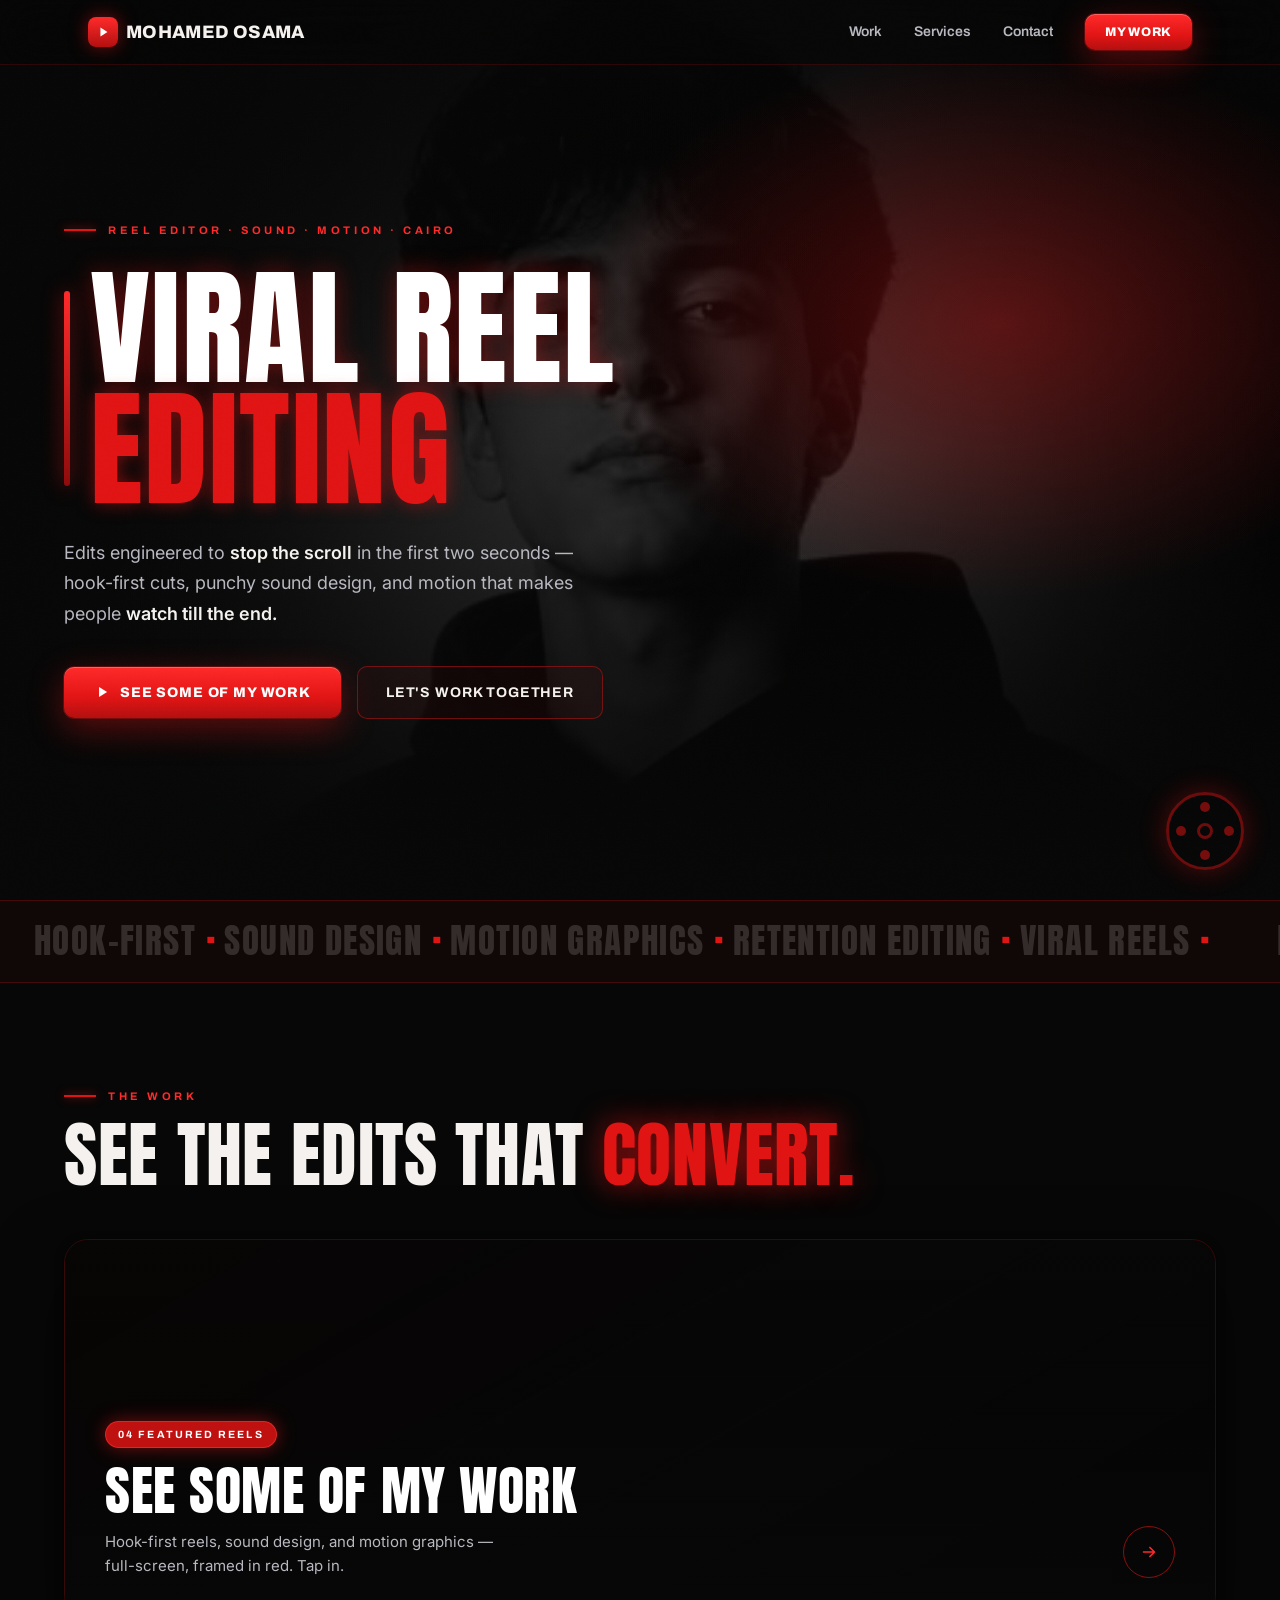
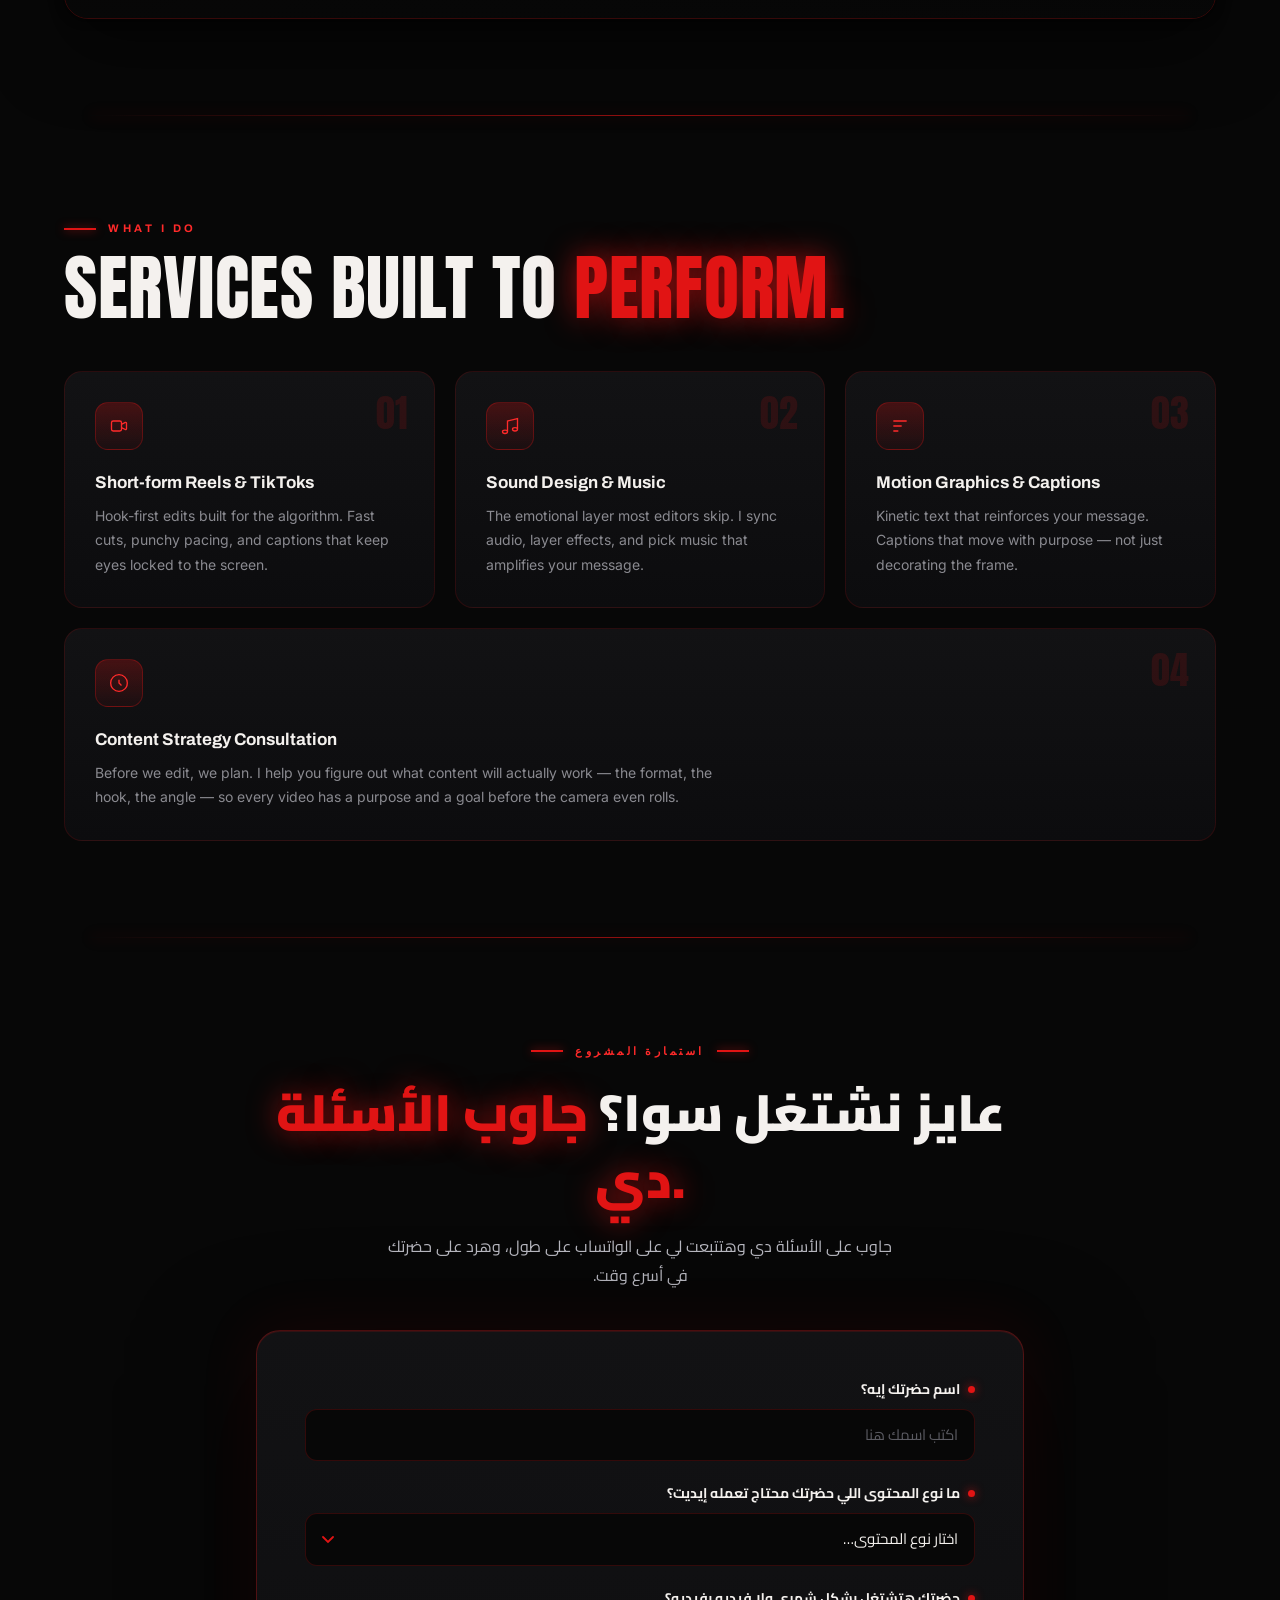
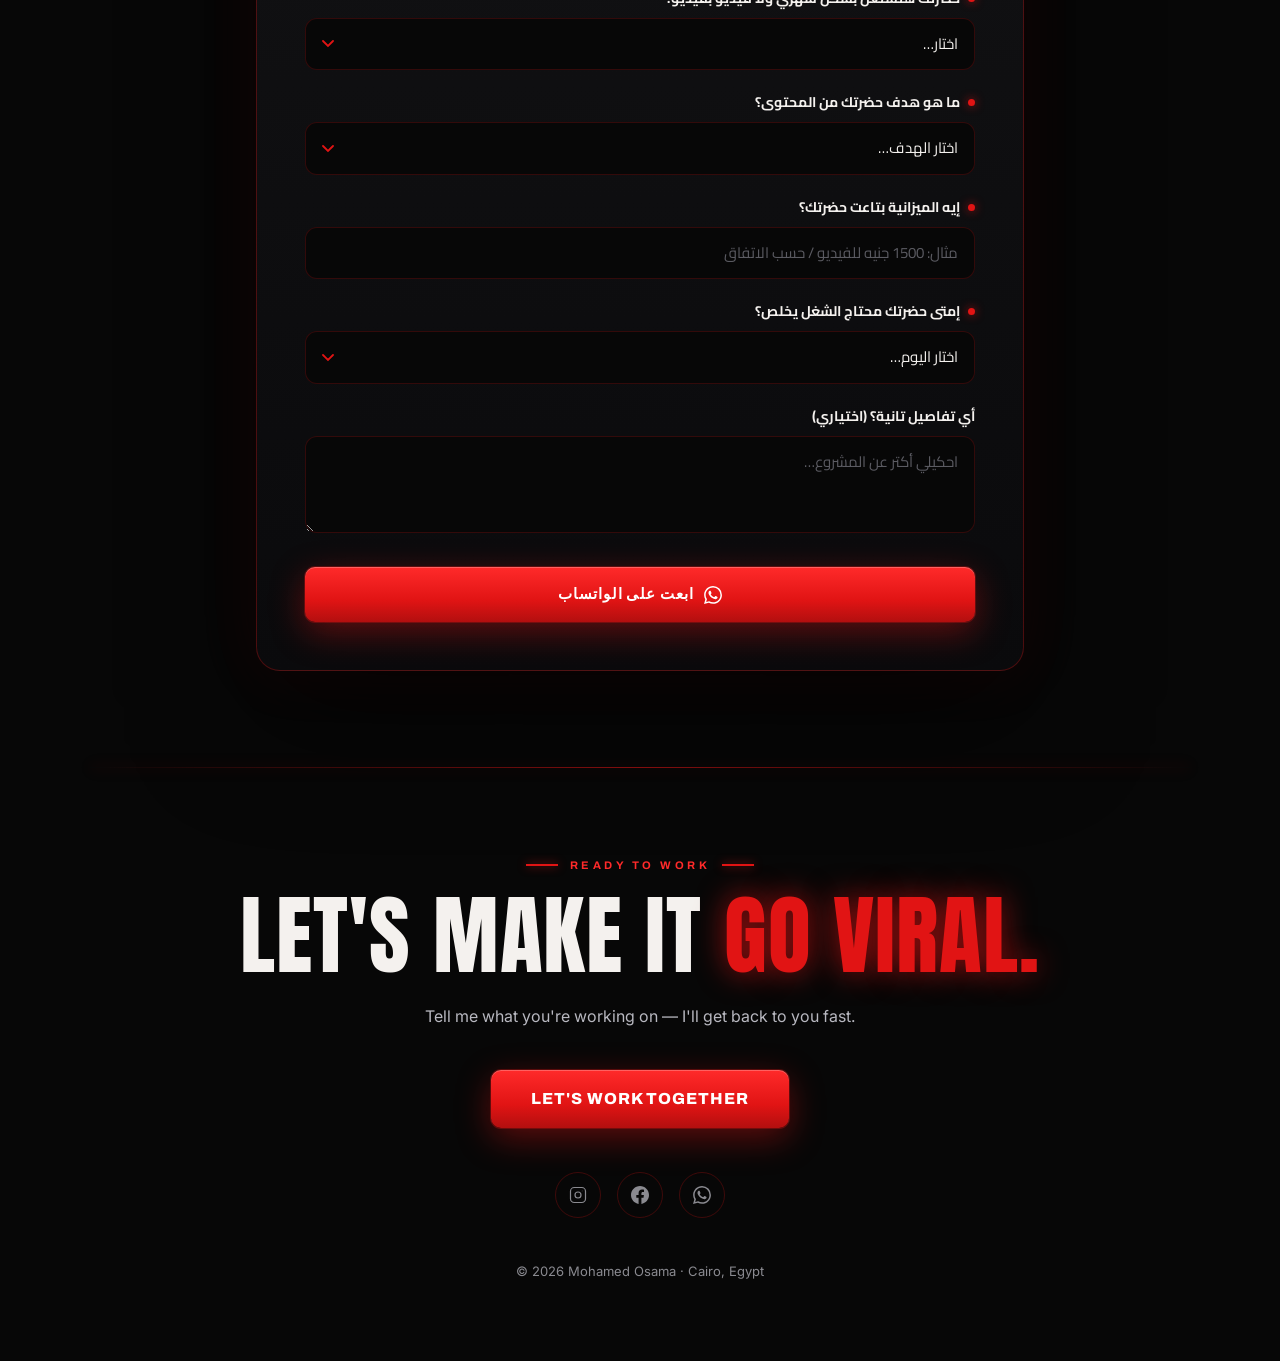
<file: index.html>
<!DOCTYPE html>
<html lang="en" class="scroll-smooth">
<head>
  <meta charset="UTF-8" />
  <meta name="viewport" content="width=device-width, initial-scale=1.0" />
  <title>Mohamed Osama — Viral Reel Editing</title>
  <meta name="description" content="Mohamed Osama — viral reel editor in Cairo. Hook-first reels, sound design, and motion graphics built to stop the scroll and convert." />
  <!-- Self-hosted Tailwind (same origin) — no render-blocking external CDN that hung on mobile -->
  <style id="tw">*,:after,:before{--tw-border-spacing-x:0;--tw-border-spacing-y:0;--tw-translate-x:0;--tw-translate-y:0;--tw-rotate:0;--tw-skew-x:0;--tw-skew-y:0;--tw-scale-x:1;--tw-scale-y:1;--tw-pan-x: ;--tw-pan-y: ;--tw-pinch-zoom: ;--tw-scroll-snap-strictness:proximity;--tw-gradient-from-position: ;--tw-gradient-via-position: ;--tw-gradient-to-position: ;--tw-ordinal: ;--tw-slashed-zero: ;--tw-numeric-figure: ;--tw-numeric-spacing: ;--tw-numeric-fraction: ;--tw-ring-inset: ;--tw-ring-offset-width:0px;--tw-ring-offset-color:#fff;--tw-ring-color:rgba(59,130,246,.5);--tw-ring-offset-shadow:0 0 #0000;--tw-ring-shadow:0 0 #0000;--tw-shadow:0 0 #0000;--tw-shadow-colored:0 0 #0000;--tw-blur: ;--tw-brightness: ;--tw-contrast: ;--tw-grayscale: ;--tw-hue-rotate: ;--tw-invert: ;--tw-saturate: ;--tw-sepia: ;--tw-drop-shadow: ;--tw-backdrop-blur: ;--tw-backdrop-brightness: ;--tw-backdrop-contrast: ;--tw-backdrop-grayscale: ;--tw-backdrop-hue-rotate: ;--tw-backdrop-invert: ;--tw-backdrop-opacity: ;--tw-backdrop-saturate: ;--tw-backdrop-sepia: ;--tw-contain-size: ;--tw-contain-layout: ;--tw-contain-paint: ;--tw-contain-style: }::backdrop{--tw-border-spacing-x:0;--tw-border-spacing-y:0;--tw-translate-x:0;--tw-translate-y:0;--tw-rotate:0;--tw-skew-x:0;--tw-skew-y:0;--tw-scale-x:1;--tw-scale-y:1;--tw-pan-x: ;--tw-pan-y: ;--tw-pinch-zoom: ;--tw-scroll-snap-strictness:proximity;--tw-gradient-from-position: ;--tw-gradient-via-position: ;--tw-gradient-to-position: ;--tw-ordinal: ;--tw-slashed-zero: ;--tw-numeric-figure: ;--tw-numeric-spacing: ;--tw-numeric-fraction: ;--tw-ring-inset: ;--tw-ring-offset-width:0px;--tw-ring-offset-color:#fff;--tw-ring-color:rgba(59,130,246,.5);--tw-ring-offset-shadow:0 0 #0000;--tw-ring-shadow:0 0 #0000;--tw-shadow:0 0 #0000;--tw-shadow-colored:0 0 #0000;--tw-blur: ;--tw-brightness: ;--tw-contrast: ;--tw-grayscale: ;--tw-hue-rotate: ;--tw-invert: ;--tw-saturate: ;--tw-sepia: ;--tw-drop-shadow: ;--tw-backdrop-blur: ;--tw-backdrop-brightness: ;--tw-backdrop-contrast: ;--tw-backdrop-grayscale: ;--tw-backdrop-hue-rotate: ;--tw-backdrop-invert: ;--tw-backdrop-opacity: ;--tw-backdrop-saturate: ;--tw-backdrop-sepia: ;--tw-contain-size: ;--tw-contain-layout: ;--tw-contain-paint: ;--tw-contain-style: }/*! tailwindcss v3.4.17 | MIT License | https://tailwindcss.com*/*,:after,:before{box-sizing:border-box;border:0 solid #e5e7eb}:after,:before{--tw-content:""}:host,html{line-height:1.5;-webkit-text-size-adjust:100%;-moz-tab-size:4;-o-tab-size:4;tab-size:4;font-family:ui-sans-serif,system-ui,sans-serif,Apple Color Emoji,Segoe UI Emoji,Segoe UI Symbol,Noto Color Emoji;font-feature-settings:normal;font-variation-settings:normal;-webkit-tap-highlight-color:transparent}body{margin:0;line-height:inherit}hr{height:0;color:inherit;border-top-width:1px}abbr:where([title]){-webkit-text-decoration:underline dotted;text-decoration:underline dotted}h1,h2,h3,h4,h5,h6{font-size:inherit;font-weight:inherit}a{color:inherit;text-decoration:inherit}b,strong{font-weight:bolder}code,kbd,pre,samp{font-family:ui-monospace,SFMono-Regular,Menlo,Monaco,Consolas,Liberation Mono,Courier New,monospace;font-feature-settings:normal;font-variation-settings:normal;font-size:1em}small{font-size:80%}sub,sup{font-size:75%;line-height:0;position:relative;vertical-align:baseline}sub{bottom:-.25em}sup{top:-.5em}table{text-indent:0;border-color:inherit;border-collapse:collapse}button,input,optgroup,select,textarea{font-family:inherit;font-feature-settings:inherit;font-variation-settings:inherit;font-size:100%;font-weight:inherit;line-height:inherit;letter-spacing:inherit;color:inherit;margin:0;padding:0}button,select{text-transform:none}button,input:where([type=button]),input:where([type=reset]),input:where([type=submit]){-webkit-appearance:button;background-color:transparent;background-image:none}:-moz-focusring{outline:auto}:-moz-ui-invalid{box-shadow:none}progress{vertical-align:baseline}::-webkit-inner-spin-button,::-webkit-outer-spin-button{height:auto}[type=search]{-webkit-appearance:textfield;outline-offset:-2px}::-webkit-search-decoration{-webkit-appearance:none}::-webkit-file-upload-button{-webkit-appearance:button;font:inherit}summary{display:list-item}blockquote,dd,dl,figure,h1,h2,h3,h4,h5,h6,hr,p,pre{margin:0}fieldset{margin:0}fieldset,legend{padding:0}menu,ol,ul{list-style:none;margin:0;padding:0}dialog{padding:0}textarea{resize:vertical}input::-moz-placeholder,textarea::-moz-placeholder{opacity:1;color:#9ca3af}input::placeholder,textarea::placeholder{opacity:1;color:#9ca3af}[role=button],button{cursor:pointer}:disabled{cursor:default}audio,canvas,embed,iframe,img,object,svg,video{display:block;vertical-align:middle}img,video{max-width:100%;height:auto}[hidden]:where(:not([hidden=until-found])){display:none}.visible{visibility:visible}.static{position:static}.fixed{position:fixed}.relative{position:relative}.left-0{left:0}.right-0{right:0}.top-0{top:0}.z-50{z-index:50}.mx-auto{margin-left:auto;margin-right:auto}.mb-10{margin-bottom:2.5rem}.mb-12{margin-bottom:3rem}.mb-2{margin-bottom:.5rem}.mb-4{margin-bottom:1rem}.mb-5{margin-bottom:1.25rem}.mb-6{margin-bottom:1.5rem}.mb-7{margin-bottom:1.75rem}.mb-9{margin-bottom:2.25rem}.mt-3{margin-top:.75rem}.mt-5{margin-top:1.25rem}.block{display:block}.flex{display:flex}.grid{display:grid}.hidden{display:none}.h-16{height:4rem}.w-full{width:100%}.max-w-2xl{max-width:42rem}.max-w-3xl{max-width:48rem}.max-w-6xl{max-width:72rem}.max-w-md{max-width:28rem}.transform{transform:translate(var(--tw-translate-x),var(--tw-translate-y)) rotate(var(--tw-rotate)) skewX(var(--tw-skew-x)) skewY(var(--tw-skew-y)) scaleX(var(--tw-scale-x)) scaleY(var(--tw-scale-y))}.grid-cols-1{grid-template-columns:repeat(1,minmax(0,1fr))}.flex-col{flex-direction:column}.flex-wrap{flex-wrap:wrap}.items-end{align-items:flex-end}.items-center{align-items:center}.justify-between{justify-content:space-between}.gap-2{gap:.5rem}.gap-4{gap:1rem}.gap-5{gap:1.25rem}.gap-6{gap:1.5rem}.gap-8{gap:2rem}.self-start{align-self:flex-start}.scroll-smooth{scroll-behavior:smooth}.rounded{border-radius:.25rem}.border{border-width:1px}.border-t{border-top-width:1px}.p-1{padding:.25rem}.px-6{padding-left:1.5rem;padding-right:1.5rem}.py-10{padding-top:2.5rem;padding-bottom:2.5rem}.py-20{padding-top:5rem;padding-bottom:5rem}.py-24{padding-top:6rem;padding-bottom:6rem}.py-5{padding-top:1.25rem;padding-bottom:1.25rem}.pb-12{padding-bottom:3rem}.pb-16{padding-bottom:4rem}.pb-24{padding-bottom:6rem}.pt-24{padding-top:6rem}.pt-32{padding-top:8rem}.text-center{text-align:center}.font-ar{font-family:Cairo,sans-serif}.font-display{font-family:Anton,sans-serif}.font-head{font-family:Archivo,sans-serif}.text-lg{font-size:1.125rem;line-height:1.75rem}.text-sm{font-size:.875rem;line-height:1.25rem}.font-bold{font-weight:700}.font-extrabold{font-weight:800}.font-semibold{font-weight:600}.text-ash{--tw-text-opacity:1;color:rgb(138 138 144/var(--tw-text-opacity,1))}.text-bone{--tw-text-opacity:1;color:rgb(244 241 238/var(--tw-text-opacity,1))}.text-smoke{--tw-text-opacity:1;color:rgb(184 184 192/var(--tw-text-opacity,1))}.blur{--tw-blur:blur(8px)}.blur,.grayscale{filter:var(--tw-blur) var(--tw-brightness) var(--tw-contrast) var(--tw-grayscale) var(--tw-hue-rotate) var(--tw-invert) var(--tw-saturate) var(--tw-sepia) var(--tw-drop-shadow)}.grayscale{--tw-grayscale:grayscale(100%)}.filter{filter:var(--tw-blur) var(--tw-brightness) var(--tw-contrast) var(--tw-grayscale) var(--tw-hue-rotate) var(--tw-invert) var(--tw-saturate) var(--tw-sepia) var(--tw-drop-shadow)}.backdrop-filter{-webkit-backdrop-filter:var(--tw-backdrop-blur) var(--tw-backdrop-brightness) var(--tw-backdrop-contrast) var(--tw-backdrop-grayscale) var(--tw-backdrop-hue-rotate) var(--tw-backdrop-invert) var(--tw-backdrop-opacity) var(--tw-backdrop-saturate) var(--tw-backdrop-sepia);backdrop-filter:var(--tw-backdrop-blur) var(--tw-backdrop-brightness) var(--tw-backdrop-contrast) var(--tw-backdrop-grayscale) var(--tw-backdrop-hue-rotate) var(--tw-backdrop-invert) var(--tw-backdrop-opacity) var(--tw-backdrop-saturate) var(--tw-backdrop-sepia)}.transition{transition-property:color,background-color,border-color,text-decoration-color,fill,stroke,opacity,box-shadow,transform,filter,-webkit-backdrop-filter;transition-property:color,background-color,border-color,text-decoration-color,fill,stroke,opacity,box-shadow,transform,filter,backdrop-filter;transition-property:color,background-color,border-color,text-decoration-color,fill,stroke,opacity,box-shadow,transform,filter,backdrop-filter,-webkit-backdrop-filter;transition-timing-function:cubic-bezier(.4,0,.2,1);transition-duration:.15s}.hover\:text-bone:hover{--tw-text-opacity:1;color:rgb(244 241 238/var(--tw-text-opacity,1))}.hover\:text-red:hover{--tw-text-opacity:1;color:rgb(225 20 20/var(--tw-text-opacity,1))}.focus-visible\:outline-none:focus-visible{outline:2px solid transparent;outline-offset:2px}.focus-visible\:ring-2:focus-visible{--tw-ring-offset-shadow:var(--tw-ring-inset) 0 0 0 var(--tw-ring-offset-width) var(--tw-ring-offset-color);--tw-ring-shadow:var(--tw-ring-inset) 0 0 0 calc(2px + var(--tw-ring-offset-width)) var(--tw-ring-color);box-shadow:var(--tw-ring-offset-shadow),var(--tw-ring-shadow),var(--tw-shadow,0 0 #0000)}.focus-visible\:ring-red:focus-visible{--tw-ring-opacity:1;--tw-ring-color:rgb(225 20 20/var(--tw-ring-opacity,1))}@media (min-width:640px){.sm\:grid-cols-2{grid-template-columns:repeat(2,minmax(0,1fr))}}@media (min-width:768px){.md\:col-span-3{grid-column:span 3/span 3}.md\:block{display:block}.md\:flex{display:flex}.md\:hidden{display:none}.md\:grid-cols-3{grid-template-columns:repeat(3,minmax(0,1fr))}}</style>
  <link rel="preconnect" href="https://fonts.googleapis.com" />
  <link rel="preconnect" href="https://fonts.gstatic.com" crossorigin />
  <!-- Fonts load non-blocking; system fonts show instantly if Google is slow/blocked -->
  <link rel="stylesheet" href="https://fonts.googleapis.com/css2?family=Anton&family=Archivo:wght@400;500;600;700;800;900&family=Inter:wght@300;400;500;600;700&family=Cairo:wght@400;600;700;800;900&display=swap" media="print" onload="this.media='all'" />
  <noscript><link rel="stylesheet" href="https://fonts.googleapis.com/css2?family=Anton&family=Archivo:wght@400;500;600;700;800;900&family=Inter:wght@300;400;500;600;700&family=Cairo:wght@400;600;700;800;900&display=swap" /></noscript>

  <style>
    :root { --spring: cubic-bezier(0.34,1.56,0.64,1); --ease: cubic-bezier(0.22,1,0.36,1); }
    @property --ang { syntax:'<angle>'; initial-value:0deg; inherits:false; }
    *, *::before, *::after { box-sizing: border-box; margin: 0; padding: 0; }
    html { font-size: 16px; }
    body {
      background:
        radial-gradient(ellipse 900px 620px at 82% -8%, rgba(225,20,20,0.18) 0%, transparent 58%),
        radial-gradient(ellipse 700px 560px at -5% 12%, rgba(225,20,20,0.10) 0%, transparent 56%),
        #070707;
      color: #F4F1EE; font-family:'Inter',sans-serif; overflow-x: hidden;
    }
    ::selection { background: rgba(225,20,20,0.5); color: #fff; }

    /* film grain */
    body::after {
      content:''; position: fixed; inset:0; z-index: 9999; pointer-events:none; mix-blend-mode: overlay; opacity:.5;
      background-image: url("data:image/svg+xml,%3Csvg xmlns='http://www.w3.org/2000/svg' width='300' height='300'%3E%3Cfilter id='n'%3E%3CfeTurbulence type='fractalNoise' baseFrequency='0.82' numOctaves='4' stitchTiles='stitch'/%3E%3C/filter%3E%3Crect width='300' height='300' filter='url(%23n)' opacity='0.045'/%3E%3C/svg%3E");
    }
    ::-webkit-scrollbar { width: 5px; }
    ::-webkit-scrollbar-track { background: #070707; }
    ::-webkit-scrollbar-thumb { background: #8E0B0B; border-radius: 3px; }
    ::-webkit-scrollbar-thumb:hover { background: #E11414; }

    .font-display { font-family:'Anton',sans-serif; letter-spacing:0.01em; }
    .font-head { font-family:'Archivo',sans-serif; }

    /* nav */
    .nav-glass {
      backdrop-filter: blur(20px) saturate(150%); -webkit-backdrop-filter: blur(20px) saturate(150%);
      background: rgba(7,7,7,0.55); border-bottom: 1px solid rgba(225,20,20,0.18);
    }

    /* eyebrow tag */
    .tag { display:inline-flex; align-items:center; gap:12px; font-size:11px; letter-spacing:0.32em; text-transform:uppercase; color:#FF2A2A; font-weight:700; font-family:'Archivo',sans-serif; }
    .tag::before { content:''; width:32px; height:2px; background:#E11414; box-shadow:0 0 10px rgba(225,20,20,0.8); }
    .tag.center::after { content:''; width:32px; height:2px; background:#E11414; box-shadow:0 0 10px rgba(225,20,20,0.8); }

    .red-glow-text { color:#fff; text-shadow: 0 0 22px rgba(225,20,20,0.55), 0 0 60px rgba(225,20,20,0.3); }
    .red-fill { color:#E11414; text-shadow: 0 0 30px rgba(225,20,20,0.7); }

    /* Buttons */
    .btn-red { display:inline-flex; align-items:center; gap:10px; padding:15px 30px; border-radius:10px;
      background: linear-gradient(180deg,#FF2A2A 0%,#E11414 60%,#B30F0F 100%); color:#fff; font-weight:800; font-size:14px;
      font-family:'Archivo',sans-serif; text-transform:uppercase; letter-spacing:0.06em;
      box-shadow: 0 1px 0 rgba(255,255,255,0.25) inset, 0 10px 34px rgba(225,20,20,0.4), 0 0 0 1px rgba(225,20,20,0.3);
      transition: transform .25s var(--spring), box-shadow .25s var(--ease); }
    .btn-red:hover { transform: translateY(-2px); box-shadow: 0 1px 0 rgba(255,255,255,0.35) inset, 0 16px 46px rgba(225,20,20,0.6), 0 0 30px rgba(225,20,20,0.4); }
    .btn-red:active { transform: translateY(0) scale(0.98); }
    .btn-red:focus-visible { outline:2px solid #FF2A2A; outline-offset:3px; }

    .btn-ghost { display:inline-flex; align-items:center; gap:10px; padding:15px 28px; border-radius:10px;
      border:1.5px solid rgba(225,20,20,0.45); color:#F4F1EE; font-weight:700; font-size:14px; background:rgba(225,20,20,0.05);
      font-family:'Archivo',sans-serif; text-transform:uppercase; letter-spacing:0.06em;
      transition: transform .25s var(--spring), border-color .25s var(--ease), background .25s var(--ease), box-shadow .25s var(--ease); }
    .btn-ghost:hover { transform: translateY(-2px); border-color:#E11414; background:rgba(225,20,20,0.12); box-shadow:0 0 26px rgba(225,20,20,0.3); }
    .btn-ghost:active { transform: translateY(0) scale(0.98); }
    .btn-ghost:focus-visible { outline:2px solid #E11414; outline-offset:3px; }

    /* ════ HERO ════ */
    .hero { position: relative; min-height: 100svh; display:flex; align-items:center; overflow:hidden; }
    .hero-bg { position:absolute; inset:0; z-index:0; background-size:cover; background-position:center 26%;
               filter: contrast(1.12) brightness(0.5) saturate(0) grayscale(1); transform: scale(1.06); }
    .hero-bg::after { content:''; position:absolute; inset:0; mix-blend-mode:multiply; opacity:0.65;
               background: linear-gradient(120deg,#3a0606 0%, transparent 50%, #1a0303 100%); }
    .hero-veil { position:absolute; inset:0; z-index:1; pointer-events:none;
      background:
        radial-gradient(ellipse 60% 55% at 78% 36%, rgba(225,20,20,0.34) 0%, transparent 56%),
        linear-gradient(to top, rgba(7,7,7,0.98) 4%, rgba(7,7,7,0.4) 50%, rgba(7,7,7,0.72) 100%),
        linear-gradient(to right, rgba(7,7,7,0.92) 0%, transparent 66%);
    }
    .hero-content { position:relative; z-index:2; }
    .hero-title { font-family:'Anton',sans-serif; line-height:0.95; letter-spacing:0.012em; text-transform:uppercase; position:relative; }
    .hero-title .accent-bar { position:absolute; left:0; top:10%; bottom:10%; width:6px; border-radius:4px;
      background:linear-gradient(180deg,#FF2A2A,#8E0B0B); box-shadow:0 0 20px rgba(225,20,20,0.65); }
    .hero-title .l-white { display:block; color:#fff; text-shadow:0 0 24px rgba(225,20,20,0.4); }
    .hero-title .l-red { display:block; color:#E11414; text-shadow:0 0 18px rgba(225,20,20,0.5); }

    /* big ticker strip */
    @keyframes ticker { from{transform:translateX(0)} to{transform:translateX(-50%)} }
    .ticker-wrap { overflow:hidden; border-top:1px solid rgba(225,20,20,0.25); border-bottom:1px solid rgba(225,20,20,0.25); background:rgba(225,20,20,0.04); }
    .ticker { display:flex; white-space:nowrap; animation: ticker 26s linear infinite; }
    .ticker span { font-family:'Anton',sans-serif; font-size:clamp(1.4rem,3vw,2.2rem); text-transform:uppercase; letter-spacing:0.04em; padding:14px 34px; color:rgba(244,241,238,0.16); }
    .ticker span b { color:#E11414; -webkit-text-stroke:0; }

    /* ════ VIDEO CTA TILE ════ */
    .show-tile { position:relative; overflow:hidden; border-radius:24px; cursor:pointer; min-height:380px;
      display:flex; flex-direction:column; justify-content:flex-end; padding:40px;
      border:1px solid rgba(225,20,20,0.22);
      box-shadow: 0 2px 8px rgba(0,0,0,0.6), 0 30px 70px rgba(0,0,0,0.5);
      transition: transform .55s var(--spring), border-color .4s var(--ease), box-shadow .55s var(--ease); }
    .show-tile:hover { transform: translateY(-8px); border-color: rgba(225,20,20,0.6);
      box-shadow: 0 8px 16px rgba(0,0,0,0.6), 0 50px 100px rgba(0,0,0,0.6), 0 30px 90px rgba(225,20,20,0.28); }
    .show-tile:focus-visible { outline:2px solid #E11414; outline-offset:4px; }
    .show-bg { position:absolute; inset:0; z-index:0; background-size:cover; background-position:center;
      filter: grayscale(0.55) contrast(1.15) brightness(0.42) saturate(0.8); transition: transform .9s var(--ease), filter .6s var(--ease); }
    .show-tile:hover .show-bg { transform: scale(1.08); filter: grayscale(0.1) contrast(1.18) brightness(0.6) saturate(1.05); }
    .show-bg::after { content:''; position:absolute; inset:0; mix-blend-mode:multiply; opacity:0.55;
      background: linear-gradient(150deg,#3a0606 0%, transparent 55%, #1a0303 100%); }
    .show-scrim { position:absolute; inset:0; z-index:1; background: linear-gradient(to top, rgba(7,7,7,0.96) 0%, rgba(7,7,7,0.18) 62%, rgba(7,7,7,0.45) 100%); }
    .show-in { position:relative; z-index:2; }
    .show-arrow { display:inline-flex; align-items:center; justify-content:center; width:52px; height:52px; border-radius:50%;
      border:1.5px solid rgba(225,20,20,0.6); color:#FF2A2A; transition: transform .35s var(--spring), background .3s var(--ease), box-shadow .3s var(--ease); }
    .show-tile:hover .show-arrow { background:#E11414; color:#fff; transform: translateX(6px) rotate(-45deg); box-shadow:0 0 30px rgba(225,20,20,0.7); }
    .show-tile:hover .show-arrow svg path { stroke:#fff; }

    .chip { display:inline-block; font-size:10.5px; letter-spacing:0.2em; text-transform:uppercase; color:#fff; font-weight:700; font-family:'Archivo',sans-serif;
      background: rgba(225,20,20,0.85); border:1px solid rgba(255,60,60,0.5); padding:5px 12px; border-radius:999px; box-shadow:0 0 18px rgba(225,20,20,0.5); }
    .chip.ghost { background: rgba(12,12,14,0.7); border:1px solid rgba(225,20,20,0.45); color:#FF2A2A; box-shadow:none; }

    /* divider strip — thin, smooth, glowing */
    .strip { height:1px; border:none; max-width:1100px; margin:0 auto;
      background: linear-gradient(90deg, transparent 0%, rgba(225,20,20,0.65) 50%, transparent 100%);
      box-shadow: 0 0 14px rgba(225,20,20,0.35); }

    /* ════ SERVICES ════ */
    .svc { position:relative; padding:30px; border-radius:18px; background: linear-gradient(180deg,#121214 0%,#0C0C0E 100%); border:1px solid rgba(225,20,20,0.14); overflow:hidden;
      transition: transform .4s var(--spring), border-color .3s var(--ease), box-shadow .4s var(--ease); }
    .svc::before { content:''; position:absolute; top:0; left:0; width:100%; height:3px; background:linear-gradient(90deg,#E11414,transparent); opacity:0; transition:opacity .3s var(--ease); }
    .svc:hover { transform: translateY(-7px); border-color:rgba(225,20,20,0.5); box-shadow: 0 30px 70px rgba(0,0,0,0.55), 0 20px 60px rgba(225,20,20,0.18); }
    .svc:hover::before { opacity:1; }
    .svc .ic { width:48px; height:48px; border-radius:13px; display:flex; align-items:center; justify-content:center;
      background: linear-gradient(180deg, rgba(225,20,20,0.25), rgba(225,20,20,0.05)); border:1px solid rgba(225,20,20,0.3); margin-bottom:20px; transition: transform .4s var(--spring), box-shadow .3s var(--ease); }
    .svc:hover .ic { transform: scale(1.1) rotate(-4deg); box-shadow:0 0 24px rgba(225,20,20,0.4); }
    .svc .num { position:absolute; top:22px; right:26px; font-family:'Anton',sans-serif; font-size:2.4rem; color:rgba(225,20,20,0.14); line-height:1; }

    /* ════ ARABIC FORM ════ */
    .form-wrap { direction:rtl; font-family:'Cairo',sans-serif; }
    .form-card { background: linear-gradient(180deg,#121214 0%,#0A0A0C 100%);
      border:1px solid rgba(225,20,20,0.3); border-radius:24px; padding:clamp(26px,5vw,48px);
      box-shadow: 0 40px 120px rgba(0,0,0,0.7), 0 0 60px rgba(225,20,20,0.1), inset 0 1px 0 rgba(225,20,20,0.15); }
    .fld { width:100%; background:#070707; border:1.5px solid rgba(225,20,20,0.2); border-radius:12px; color:#F4F1EE; font-size:15px;
      padding:14px 16px; font-family:'Cairo',sans-serif; transition: border-color .25s var(--ease), box-shadow .25s var(--ease); }
    .fld:focus { outline:none; border-color: #E11414; box-shadow: 0 0 0 3px rgba(225,20,20,0.18), 0 0 22px rgba(225,20,20,0.25); }
    .fld::placeholder { color:#5b5b62; }
    select.fld { appearance:none; -webkit-appearance:none; cursor:pointer;
      background-image: url("data:image/svg+xml,%3Csvg xmlns='http://www.w3.org/2000/svg' width='12' height='8' viewBox='0 0 12 8'%3E%3Cpath d='M1 1l5 5 5-5' stroke='%23E11414' stroke-width='1.8' fill='none' stroke-linecap='round'/%3E%3C/svg%3E");
      background-repeat:no-repeat; background-position: left 16px center; padding-left:38px; }
    .lbl { font-size:14px; font-weight:700; color:#F4F1EE; margin-bottom:9px; display:flex; align-items:center; gap:8px; }
    .lbl .dot { width:7px; height:7px; border-radius:50%; background:#E11414; box-shadow:0 0 10px rgba(225,20,20,0.8); flex:0 0 auto; }

    .reveal { opacity:0; transform: translateY(28px); transition: opacity .7s var(--ease), transform .7s var(--spring); }
    .reveal.visible { opacity:1; transform: translateY(0); }
    @keyframes fadeUp { from{opacity:0;transform:translateY(30px)} to{opacity:1;transform:translateY(0)} }
    .fade-up { animation: fadeUp .9s var(--spring) both; }
    .d1{animation-delay:.1s}.d2{animation-delay:.24s}.d3{animation-delay:.38s}.d4{animation-delay:.52s}.d5{animation-delay:.66s}

    @keyframes spin { to { transform: rotate(360deg); } }
    .reel-deco { position:relative; width:78px; height:78px; border-radius:50%;
      border:3px solid rgba(225,20,20,0.55); animation: spin 14s linear infinite; box-shadow:0 0 30px rgba(225,20,20,0.4); }
    .reel-deco::before { content:''; position:absolute; inset:50%; width:16px; height:16px; margin:-8px; border-radius:50%; border:3px solid rgba(225,20,20,0.55); }
    .reel-hole { position:absolute; width:10px; height:10px; border-radius:50%; background:rgba(225,20,20,0.6); }

    /* mobile typography safety — loosen tight line-heights so wrapped headings never overlap */
    @media (max-width:640px){
      .font-display{ line-height:1.04!important; }
      .hero-title{ line-height:1.02!important; }
      .hero-title .accent-bar{ top:6%; bottom:6%; width:5px; }
      .tag{ font-size:10px; letter-spacing:0.2em; }
      .svc .num{ font-size:2rem; }
    }
    /* ════ MOBILE RENDER SAFETY ════
       Real phone GPUs choke on the full-screen feTurbulence film grain + nav backdrop blur,
       which blanked the whole page to black. Desktop keeps them; phones drop them. */
    @media (max-width:768px){
      body::after{ display:none!important; }
      .nav-glass{ backdrop-filter:none!important; -webkit-backdrop-filter:none!important; background:rgba(7,7,7,0.94)!important; }
    }
    @media (prefers-reduced-motion: reduce){ *{animation:none!important;transition:none!important} .reveal{opacity:1!important;transform:none!important} }
  </style>
</head>

<body>

  <!-- ════════ NAV ════════ -->
  <nav class="fixed top-0 left-0 right-0 z-50 nav-glass">
    <div class="max-w-6xl mx-auto px-6 h-16 flex items-center justify-between">
      <a href="#" class="font-head text-lg font-extrabold text-bone hover:text-red flex items-center gap-2" style="letter-spacing:0.02em;transition:color .25s var(--ease);">
        <span style="display:inline-flex;width:30px;height:30px;border-radius:8px;background:linear-gradient(180deg,#FF2A2A,#B30F0F);align-items:center;justify-content:center;box-shadow:0 0 18px rgba(225,20,20,0.5);">
          <svg width="14" height="14" viewBox="0 0 22 22" fill="none"><path d="M7 4L18 11L7 18V4Z" fill="#fff"/></svg>
        </span>
        MOHAMED OSAMA
      </a>
      <div class="hidden md:flex items-center gap-8">
        <a href="videos.html" class="font-head text-sm font-semibold text-smoke hover:text-bone focus-visible:outline-none focus-visible:ring-2 focus-visible:ring-red rounded" style="transition:color .2s var(--ease);">Work</a>
        <a href="#services" class="font-head text-sm font-semibold text-smoke hover:text-bone focus-visible:outline-none focus-visible:ring-2 focus-visible:ring-red rounded" style="transition:color .2s var(--ease);">Services</a>
        <a href="#contact" class="font-head text-sm font-semibold text-smoke hover:text-bone focus-visible:outline-none focus-visible:ring-2 focus-visible:ring-red rounded" style="transition:color .2s var(--ease);">Contact</a>
        <a href="videos.html" class="btn-red" style="padding:9px 20px;font-size:12.5px;">My Work</a>
      </div>
      <button id="menuBtn" aria-label="Open menu" class="md:hidden text-smoke hover:text-bone focus-visible:outline-none focus-visible:ring-2 focus-visible:ring-red rounded p-1" style="transition:color .2s var(--ease);">
        <svg id="iconHam" width="24" height="24" viewBox="0 0 22 22" fill="none"><path d="M3 6h16M3 11h16M3 16h16" stroke="currentColor" stroke-width="1.8" stroke-linecap="round"/></svg>
        <svg id="iconX" class="hidden" width="24" height="24" viewBox="0 0 22 22" fill="none"><path d="M4 4l14 14M18 4L4 18" stroke="currentColor" stroke-width="1.8" stroke-linecap="round"/></svg>
      </button>
    </div>
    <div id="mobileMenu" class="hidden md:hidden nav-glass border-t" style="border-color:rgba(225,20,20,0.2);">
      <div class="max-w-6xl mx-auto px-6 py-5 flex flex-col gap-5">
        <a href="videos.html" class="font-head text-sm font-semibold text-smoke hover:text-bone">Work</a>
        <a href="#services" class="font-head text-sm font-semibold text-smoke hover:text-bone">Services</a>
        <a href="#contact" class="font-head text-sm font-semibold text-smoke hover:text-bone">Contact</a>
        <a href="videos.html" class="btn-red self-start" style="padding:10px 22px;font-size:12.5px;">My Work</a>
      </div>
    </div>
  </nav>

  <!-- ════════ HERO ════════ -->
  <section class="hero">
    <div class="hero-bg" style="background-image:url('688828156_122111140995259837_8332176616839840537_n.jpg');"></div>
    <div class="hero-veil"></div>

    <div class="hero-content w-full px-6 pt-24 pb-16">
      <div class="max-w-6xl mx-auto">
        <p class="fade-up d1 tag mb-7">Reel Editor · Sound · Motion · Cairo</p>
        <h1 class="fade-up d2 hero-title mb-7" style="font-size:clamp(2.5rem,11vw,8rem);padding-left:clamp(16px,2vw,28px);">
          <span class="accent-bar"></span>
          <span class="l-white">Viral Reel</span>
          <span class="l-red">Editing</span>
        </h1>
        <p class="fade-up d3 mb-9 text-smoke" style="font-size:clamp(15px,2vw,18px);max-width:560px;line-height:1.7;">
          Edits engineered to <span class="text-bone font-semibold">stop the scroll</span> in the first two seconds — hook-first cuts, punchy sound design, and motion that makes people <span class="text-bone font-semibold">watch till the end.</span>
        </p>
        <div class="fade-up d4 flex flex-wrap items-center gap-4">
          <a href="videos.html" class="btn-red">
            <svg width="16" height="16" viewBox="0 0 22 22" fill="none"><path d="M7 4L18 11L7 18V4Z" fill="#fff"/></svg>
            See Some Of My Work
          </a>
          <a href="#contact" class="btn-ghost">Let's Work Together</a>
        </div>
      </div>
    </div>

    <div class="hidden md:block" style="position:absolute;bottom:30px;right:36px;z-index:2;opacity:0.85;">
      <div class="reel-deco">
        <span class="reel-hole" style="top:7px;left:50%;transform:translateX(-50%);"></span>
        <span class="reel-hole" style="bottom:7px;left:50%;transform:translateX(-50%);"></span>
        <span class="reel-hole" style="left:7px;top:50%;transform:translateY(-50%);"></span>
        <span class="reel-hole" style="right:7px;top:50%;transform:translateY(-50%);"></span>
      </div>
    </div>
  </section>

  <!-- ════════ TICKER ════════ -->
  <div class="ticker-wrap">
    <div class="ticker">
      <span>HOOK-FIRST <b>·</b> SOUND DESIGN <b>·</b> MOTION GRAPHICS <b>·</b> RETENTION EDITING <b>·</b> VIRAL REELS <b>·</b> </span>
      <span>HOOK-FIRST <b>·</b> SOUND DESIGN <b>·</b> MOTION GRAPHICS <b>·</b> RETENTION EDITING <b>·</b> VIRAL REELS <b>·</b> </span>
    </div>
  </div>

  <!-- ════════ WORK CTA ════════ -->
  <section id="work" class="py-24 px-6">
    <div class="max-w-6xl mx-auto">
      <div class="reveal mb-12">
        <p class="tag mb-4">The Work</p>
        <h2 class="font-display" style="font-size:clamp(1.9rem,6vw,4.5rem);line-height:0.98;text-transform:uppercase;">
          <span class="text-bone">See the edits that </span><span class="red-fill">convert.</span>
        </h2>
      </div>

      <a href="videos.html" class="show-tile reveal block" aria-label="Watch all reels">
        <div class="show-bg" style="background-image:url('https://res.cloudinary.com/dujeejgez/video/upload/so_2,w_1400,q_auto/portfolio/own-sound-design.jpg');"></div>
        <div class="show-scrim"></div>
        <div class="show-in">
          <span class="chip mb-4" style="display:inline-block;margin-bottom:16px;">04 Featured Reels</span>
          <div class="flex items-end justify-between gap-5">
            <div>
              <h3 class="font-display" style="font-size:clamp(2rem,5vw,3.4rem);text-transform:uppercase;color:#fff;line-height:0.98;">See Some Of My Work</h3>
              <p class="text-smoke mt-3" style="font-size:15px;max-width:420px;line-height:1.6;">Hook-first reels, sound design, and motion graphics — full-screen, framed in red. Tap in.</p>
            </div>
            <span class="show-arrow"><svg width="20" height="20" viewBox="0 0 22 22" fill="none"><path d="M5 11h12M12 6l5 5-5 5" stroke="#FF2A2A" stroke-width="1.8" stroke-linecap="round" stroke-linejoin="round"/></svg></span>
          </div>
        </div>
      </a>
    </div>
  </section>

  <div class="strip"></div>

  <!-- ════════ SERVICES ════════ -->
  <section id="services" class="py-24 px-6">
    <div class="max-w-6xl mx-auto">
      <div class="reveal mb-12">
        <p class="tag mb-4">What I Do</p>
        <h2 class="font-display" style="font-size:clamp(1.9rem,6vw,4.5rem);line-height:0.98;text-transform:uppercase;">
          <span class="text-bone">Services built to </span><span class="red-fill">perform.</span>
        </h2>
      </div>
      <div class="grid grid-cols-1 md:grid-cols-3 gap-5 reveal">
        <div class="svc">
          <span class="num">01</span>
          <div class="ic"><svg width="20" height="20" viewBox="0 0 24 24" fill="none" stroke="#FF2A2A" stroke-width="1.6"><path d="M15 10l4.553-2.276A1 1 0 0121 8.723v6.554a1 1 0 01-1.447.894L15 14M3 8a2 2 0 012-2h8a2 2 0 012 2v8a2 2 0 01-2 2H5a2 2 0 01-2-2V8z"/></svg></div>
          <h3 class="font-head text-bone font-bold mb-2" style="font-size:17px;">Short-form Reels &amp; TikToks</h3>
          <p class="text-ash" style="font-size:14px;line-height:1.75;">Hook-first edits built for the algorithm. Fast cuts, punchy pacing, and captions that keep eyes locked to the screen.</p>
        </div>
        <div class="svc">
          <span class="num">02</span>
          <div class="ic"><svg width="20" height="20" viewBox="0 0 24 24" fill="none" stroke="#FF2A2A" stroke-width="1.6"><path d="M9 19V6l12-3v13M9 19c0 1.1-1.34 2-3 2s-3-.9-3-2 1.34-2 3-2 3 .9 3 2zm12-3c0 1.1-1.34 2-3 2s-3-.9-3-2 1.34-2 3-2 3 .9 3 2z"/></svg></div>
          <h3 class="font-head text-bone font-bold mb-2" style="font-size:17px;">Sound Design &amp; Music</h3>
          <p class="text-ash" style="font-size:14px;line-height:1.75;">The emotional layer most editors skip. I sync audio, layer effects, and pick music that amplifies your message.</p>
        </div>
        <div class="svc">
          <span class="num">03</span>
          <div class="ic"><svg width="20" height="20" viewBox="0 0 24 24" fill="none" stroke="#FF2A2A" stroke-width="1.6"><path d="M4 6h16M4 12h10M4 18h6"/></svg></div>
          <h3 class="font-head text-bone font-bold mb-2" style="font-size:17px;">Motion Graphics &amp; Captions</h3>
          <p class="text-ash" style="font-size:14px;line-height:1.75;">Kinetic text that reinforces your message. Captions that move with purpose — not just decorating the frame.</p>
        </div>
        <div class="svc md:col-span-3">
          <span class="num">04</span>
          <div class="ic"><svg width="20" height="20" viewBox="0 0 24 24" fill="none" stroke="#FF2A2A" stroke-width="1.6"><circle cx="12" cy="12" r="10"/><path d="M12 8v4l3 3"/></svg></div>
          <h3 class="font-head text-bone font-bold mb-2" style="font-size:17px;">Content Strategy Consultation</h3>
          <p class="text-ash" style="font-size:14px;line-height:1.75;max-width:640px;">Before we edit, we plan. I help you figure out what content will actually work — the format, the hook, the angle — so every video has a purpose and a goal before the camera even rolls.</p>
        </div>
      </div>
    </div>
  </section>

  <div class="strip"></div>

  <!-- ════════ ARABIC INTAKE FORM ════════ -->
  <section id="contact" class="py-24 px-6">
    <div class="max-w-3xl mx-auto">
      <div class="reveal mb-10 text-center">
        <p class="tag center mb-5" style="justify-content:center;">استمارة المشروع</p>
        <h2 class="font-ar" style="font-size:clamp(1.7rem,6vw,3.2rem);line-height:1.3;font-weight:900;">
          <span class="text-bone">عايز نشتغل سوا؟ </span><span class="red-fill">جاوب الأسئلة دي.</span>
        </h2>
        <p class="text-smoke mt-5 font-ar" style="direction:rtl;font-size:16px;line-height:1.8;max-width:520px;margin-inline:auto;">
          جاوب على الأسئلة دي وهتتبعت لي على الواتساب على طول، وهرد على حضرتك في أسرع وقت.
        </p>
      </div>

      <div class="reveal form-wrap">
        <div class="form-card">
          <form id="projForm" onsubmit="sendToWhatsApp(event)" style="display:flex;flex-direction:column;gap:22px;">
            <div>
              <label class="lbl"><span class="dot"></span>اسم حضرتك إيه؟</label>
              <input class="fld" name="name" required placeholder="اكتب اسمك هنا" />
            </div>
            <div>
              <label class="lbl"><span class="dot"></span>ما نوع المحتوى اللي حضرتك محتاج تعمله إيديت؟</label>
              <select class="fld" name="ctype" required>
                <option value="">اختار نوع المحتوى…</option>
                <option>ريلز / تيك توك (Short-form)</option>
                <option>فيديو يوتيوب طويل</option>
                <option>إعلان (Ad)</option>
                <option>ساوند ديزاين وموسيقى</option>
                <option>موشن جرافيك وكتابة (Captions)</option>
                <option>حاجة تانية</option>
              </select>
            </div>
            <div>
              <label class="lbl"><span class="dot"></span>حضرتك هتشتغل بشكل شهري ولا فيديو بفيديو؟</label>
              <select class="fld" name="collab" required>
                <option value="">اختار…</option>
                <option>تعاون شهري ثابت</option>
                <option>فيديو بفيديو</option>
                <option>لسه مش متأكد</option>
              </select>
            </div>
            <div>
              <label class="lbl"><span class="dot"></span>ما هو هدف حضرتك من المحتوى؟</label>
              <select class="fld" name="goal" required>
                <option value="">اختار الهدف…</option>
                <option>زيادة المشاهدات والـ Reach</option>
                <option>مبيعات / Leads</option>
                <option>بناء البراند (Brand Awareness)</option>
                <option>زيادة المتابعين</option>
                <option>هدف تاني</option>
              </select>
            </div>
            <div>
              <label class="lbl"><span class="dot"></span>إيه الميزانية بتاعت حضرتك؟</label>
              <input class="fld" name="budget" placeholder="مثال: 1500 جنيه للفيديو / حسب الاتفاق" />
            </div>
            <div>
              <label class="lbl"><span class="dot"></span>إمتى حضرتك محتاج الشغل يخلص؟</label>
              <select class="fld" name="deadline">
                <option value="">اختار اليوم…</option>
                <option>السبت</option>
                <option>الأحد</option>
                <option>الإتنين</option>
                <option>الثلاثاء</option>
                <option>الأربعاء</option>
                <option>الخميس</option>
                <option>الجمعة</option>
              </select>
            </div>
            <div>
              <label class="lbl">أي تفاصيل تانية؟ (اختياري)</label>
              <textarea class="fld" name="notes" rows="3" placeholder="احكيلي أكتر عن المشروع…"></textarea>
            </div>
            <button type="submit" class="btn-red" style="justify-content:center;margin-top:6px;font-size:15px;padding:16px;">
              <svg width="18" height="18" viewBox="0 0 24 24" fill="currentColor"><path d="M17.472 14.382c-.297-.149-1.758-.867-2.03-.967-.273-.099-.471-.148-.67.15-.197.297-.767.966-.94 1.164-.173.199-.347.223-.644.075-.297-.15-1.255-.463-2.39-1.475-.883-.788-1.48-1.761-1.653-2.059-.173-.297-.018-.458.13-.606.134-.133.298-.347.446-.52.149-.174.198-.298.298-.497.099-.198.05-.371-.025-.52-.075-.149-.669-1.612-.916-2.207-.242-.579-.487-.5-.669-.51-.173-.008-.371-.01-.57-.01-.198 0-.52.074-.792.372-.272.297-1.04 1.016-1.04 2.479 0 1.462 1.065 2.875 1.213 3.074.149.198 2.096 3.2 5.077 4.487.709.306 1.262.489 1.694.625.712.227 1.36.195 1.871.118.571-.085 1.758-.719 2.006-1.413.248-.694.248-1.289.173-1.413-.074-.124-.272-.198-.57-.347m-5.421 7.403h-.004a9.87 9.87 0 01-5.031-1.378l-.361-.214-3.741.982.998-3.648-.235-.374a9.86 9.86 0 01-1.51-5.26c.001-5.45 4.436-9.884 9.888-9.884 2.64 0 5.122 1.03 6.988 2.898a9.825 9.825 0 012.893 6.994c-.003 5.45-4.437 9.884-9.885 9.884m8.413-18.297A11.815 11.815 0 0012.05 0C5.495 0 .16 5.335.157 11.892c0 2.096.547 4.142 1.588 5.945L.057 24l6.305-1.654a11.882 11.882 0 005.683 1.448h.005c6.554 0 11.89-5.335 11.893-11.893a11.821 11.821 0 00-3.48-8.413z"/></svg>
              ابعت على الواتساب
            </button>
          </form>
        </div>
      </div>
    </div>
  </section>

  <div class="strip"></div>

  <!-- ════════ FOOTER ════════ -->
  <footer class="py-20 px-6">
    <div class="max-w-6xl mx-auto text-center">
      <div class="reveal">
        <p class="tag center mb-5" style="justify-content:center;">Ready To Work</p>
        <h2 class="font-display mb-6" style="font-size:clamp(2.1rem,8vw,5.5rem);line-height:0.96;text-transform:uppercase;">
          <span class="text-bone">Let's make it </span><span class="red-fill">go viral.</span>
        </h2>
        <p class="text-smoke mx-auto mb-10 max-w-md" style="line-height:1.75;">Tell me what you're working on — I'll get back to you fast.</p>
        <a href="#contact" class="btn-red" style="font-size:16px;padding:17px 40px;">Let's Work Together</a>
        <div style="display:flex;align-items:center;justify-content:center;gap:16px;margin:44px 0;">
          <a href="https://www.instagram.com/mohamed_osama586/" target="_blank" rel="noopener" aria-label="Instagram"
             style="width:46px;height:46px;border-radius:50%;border:1px solid rgba(225,20,20,0.25);display:flex;align-items:center;justify-content:center;color:#8A8A90;transition:color .25s var(--ease),border-color .25s var(--ease),transform .25s var(--spring),box-shadow .25s var(--ease);"
             onmouseover="this.style.color='#FF2A2A';this.style.borderColor='rgba(225,20,20,0.7)';this.style.transform='translateY(-3px)';this.style.boxShadow='0 0 22px rgba(225,20,20,0.4)';"
             onmouseout="this.style.color='#8A8A90';this.style.borderColor='rgba(225,20,20,0.25)';this.style.transform='translateY(0)';this.style.boxShadow='none';">
            <svg width="18" height="18" viewBox="0 0 24 24" fill="none" stroke="currentColor" stroke-width="1.6"><rect x="2" y="2" width="20" height="20" rx="5"/><circle cx="12" cy="12" r="4"/><circle cx="17.5" cy="6.5" r="0.5" fill="currentColor" stroke="none"/></svg>
          </a>
          <a href="https://www.facebook.com/profile.php?id=61587795137637" target="_blank" rel="noopener" aria-label="Facebook"
             style="width:46px;height:46px;border-radius:50%;border:1px solid rgba(225,20,20,0.25);display:flex;align-items:center;justify-content:center;color:#8A8A90;transition:color .25s var(--ease),border-color .25s var(--ease),transform .25s var(--spring),box-shadow .25s var(--ease);"
             onmouseover="this.style.color='#FF2A2A';this.style.borderColor='rgba(225,20,20,0.7)';this.style.transform='translateY(-3px)';this.style.boxShadow='0 0 22px rgba(225,20,20,0.4)';"
             onmouseout="this.style.color='#8A8A90';this.style.borderColor='rgba(225,20,20,0.25)';this.style.transform='translateY(0)';this.style.boxShadow='none';">
            <svg width="18" height="18" viewBox="0 0 24 24" fill="currentColor"><path d="M24 12.073c0-6.627-5.373-12-12-12s-12 5.373-12 12c0 5.99 4.388 10.954 10.125 11.854v-8.385H7.078v-3.47h3.047V9.43c0-3.007 1.792-4.669 4.533-4.669 1.312 0 2.686.235 2.686.235v2.953H15.83c-1.491 0-1.956.925-1.956 1.874v2.25h3.328l-.532 3.47h-2.796v8.385C19.612 23.027 24 18.062 24 12.073z"/></svg>
          </a>
          <a href="https://wa.me/201124193934" target="_blank" rel="noopener" aria-label="WhatsApp"
             style="width:46px;height:46px;border-radius:50%;border:1px solid rgba(225,20,20,0.25);display:flex;align-items:center;justify-content:center;color:#8A8A90;transition:color .25s var(--ease),border-color .25s var(--ease),transform .25s var(--spring),box-shadow .25s var(--ease);"
             onmouseover="this.style.color='#FF2A2A';this.style.borderColor='rgba(225,20,20,0.7)';this.style.transform='translateY(-3px)';this.style.boxShadow='0 0 22px rgba(225,20,20,0.4)';"
             onmouseout="this.style.color='#8A8A90';this.style.borderColor='rgba(225,20,20,0.25)';this.style.transform='translateY(0)';this.style.boxShadow='none';">
            <svg width="18" height="18" viewBox="0 0 24 24" fill="currentColor"><path d="M17.472 14.382c-.297-.149-1.758-.867-2.03-.967-.273-.099-.471-.148-.67.15-.197.297-.767.966-.94 1.164-.173.199-.347.223-.644.075-.297-.15-1.255-.463-2.39-1.475-.883-.788-1.48-1.761-1.653-2.059-.173-.297-.018-.458.13-.606.134-.133.298-.347.446-.52.149-.174.198-.298.298-.497.099-.198.05-.371-.025-.52-.075-.149-.669-1.612-.916-2.207-.242-.579-.487-.5-.669-.51-.173-.008-.371-.01-.57-.01-.198 0-.52.074-.792.372-.272.297-1.04 1.016-1.04 2.479 0 1.462 1.065 2.875 1.213 3.074.149.198 2.096 3.2 5.077 4.487.709.306 1.262.489 1.694.625.712.227 1.36.195 1.871.118.571-.085 1.758-.719 2.006-1.413.248-.694.248-1.289.173-1.413-.074-.124-.272-.198-.57-.347m-5.421 7.403h-.004a9.87 9.87 0 01-5.031-1.378l-.361-.214-3.741.982.998-3.648-.235-.374a9.86 9.86 0 01-1.51-5.26c.001-5.45 4.436-9.884 9.888-9.884 2.64 0 5.122 1.03 6.988 2.898a9.825 9.825 0 012.893 6.994c-.003 5.45-4.437 9.884-9.885 9.884m8.413-18.297A11.815 11.815 0 0012.05 0C5.495 0 .16 5.335.157 11.892c0 2.096.547 4.142 1.588 5.945L.057 24l6.305-1.654a11.882 11.882 0 005.683 1.448h.005c6.554 0 11.89-5.335 11.893-11.893a11.821 11.821 0 00-3.48-8.413z"/></svg>
          </a>
        </div>
        <p class="text-ash" style="font-size:13px;">© 2026 Mohamed Osama · Cairo, Egypt</p>
      </div>
    </div>
  </footer>

  <!-- ════════ SCRIPTS ════════ -->
  <script>
    const WA = '201124193934';

    // Mobile menu
    const menuBtn=document.getElementById('menuBtn'), mobileMenu=document.getElementById('mobileMenu'),
          iconHam=document.getElementById('iconHam'), iconX=document.getElementById('iconX');
    menuBtn.addEventListener('click',()=>{const o=!mobileMenu.classList.contains('hidden');mobileMenu.classList.toggle('hidden',o);iconHam.classList.toggle('hidden',!o);iconX.classList.toggle('hidden',o);});
    mobileMenu.querySelectorAll('a,button').forEach(a=>a.addEventListener('click',()=>{mobileMenu.classList.add('hidden');iconHam.classList.remove('hidden');iconX.classList.add('hidden');}));

    // Arabic form → WhatsApp
    function sendToWhatsApp(e){
      e.preventDefault();
      const f=e.target;
      const val=n=>{const el=f.querySelector(`[name="${n}"]`);return el?el.value.trim():'';};
      const name=val('name'), ctype=val('ctype'), collab=val('collab'), goal=val('goal'), budget=val('budget'), deadline=val('deadline'), notes=val('notes');
      const lines=['السلام عليكم يا محمد 👋','','📋 *استمارة مشروع جديدة*','',`👤 الاسم: ${name}`,`🎬 نوع المحتوى: ${ctype}`,`🤝 نوع التعاون: ${collab}`,`🎯 الهدف: ${goal}`];
      if(budget) lines.push(`💰 الميزانية: ${budget}`);
      if(deadline) lines.push(`⏰ الوقت: ${deadline}`);
      if(notes) lines.push(`📝 تفاصيل: ${notes}`);
      window.open(`https://wa.me/${WA}?text=${encodeURIComponent(lines.join('\n'))}`,'_blank');
    }

    // Scroll reveal
    const ro=new IntersectionObserver(es=>{es.forEach(e=>{if(e.isIntersecting){e.target.classList.add('visible');ro.unobserve(e.target);}});},{threshold:0.08});
    document.querySelectorAll('.reveal').forEach(el=>ro.observe(el));
  </script>
</body>
</html>
</file>
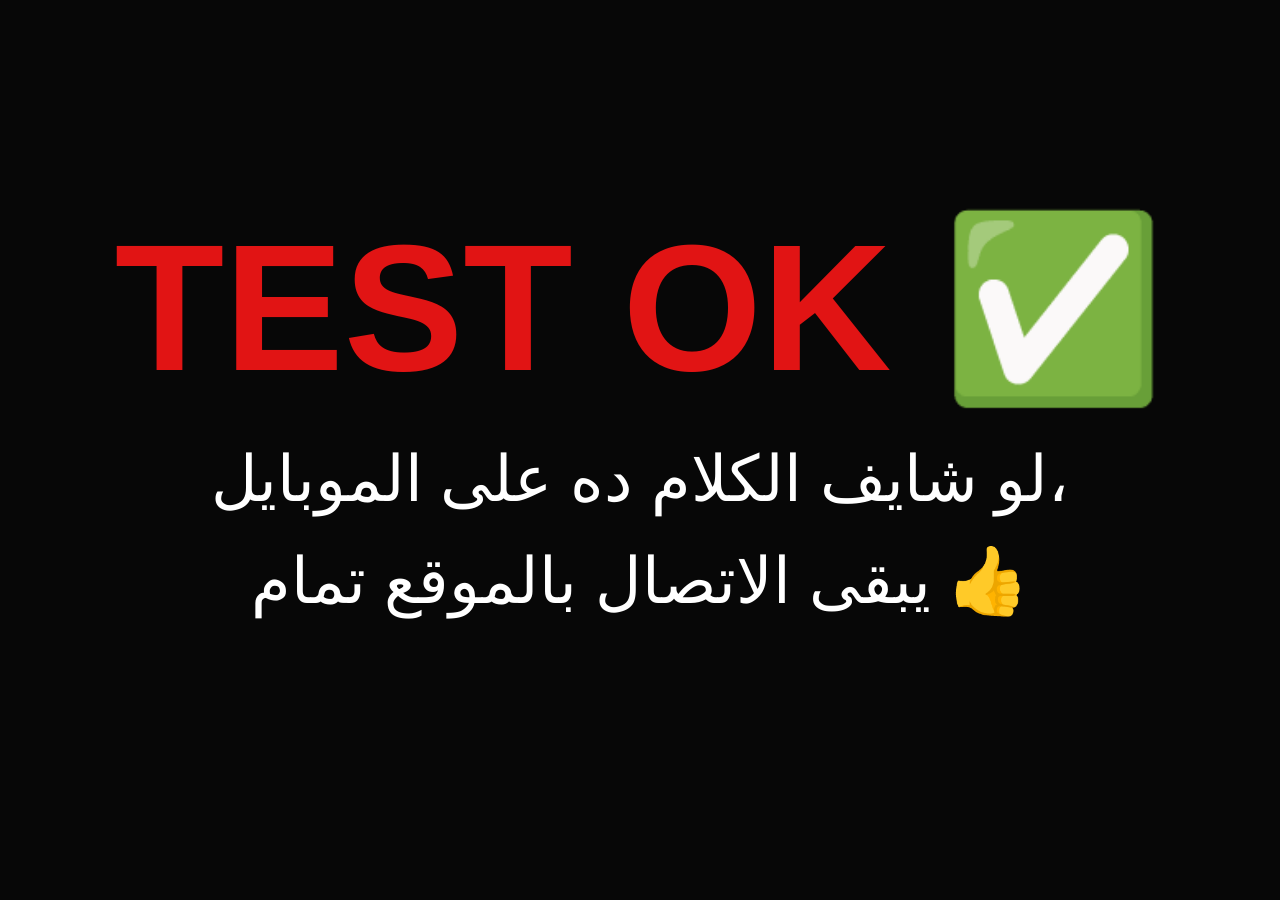
<file: test.html>
<!DOCTYPE html>
<html lang="ar">
<head>
  <meta charset="utf-8" />
  <meta name="viewport" content="width=device-width, initial-scale=1" />
  <title>Test</title>
</head>
<body style="margin:0;background:#070707;color:#fff;font-family:sans-serif;min-height:100vh;display:flex;align-items:center;justify-content:center;text-align:center;">
  <div style="padding:24px;">
    <h1 style="color:#E11414;font-size:14vw;margin:0;">TEST OK ✅</h1>
    <p style="font-size:5vw;line-height:1.6;margin-top:14px;">لو شايف الكلام ده على الموبايل،<br/>يبقى الاتصال بالموقع تمام 👍</p>
  </div>
</body>
</html>
</file>
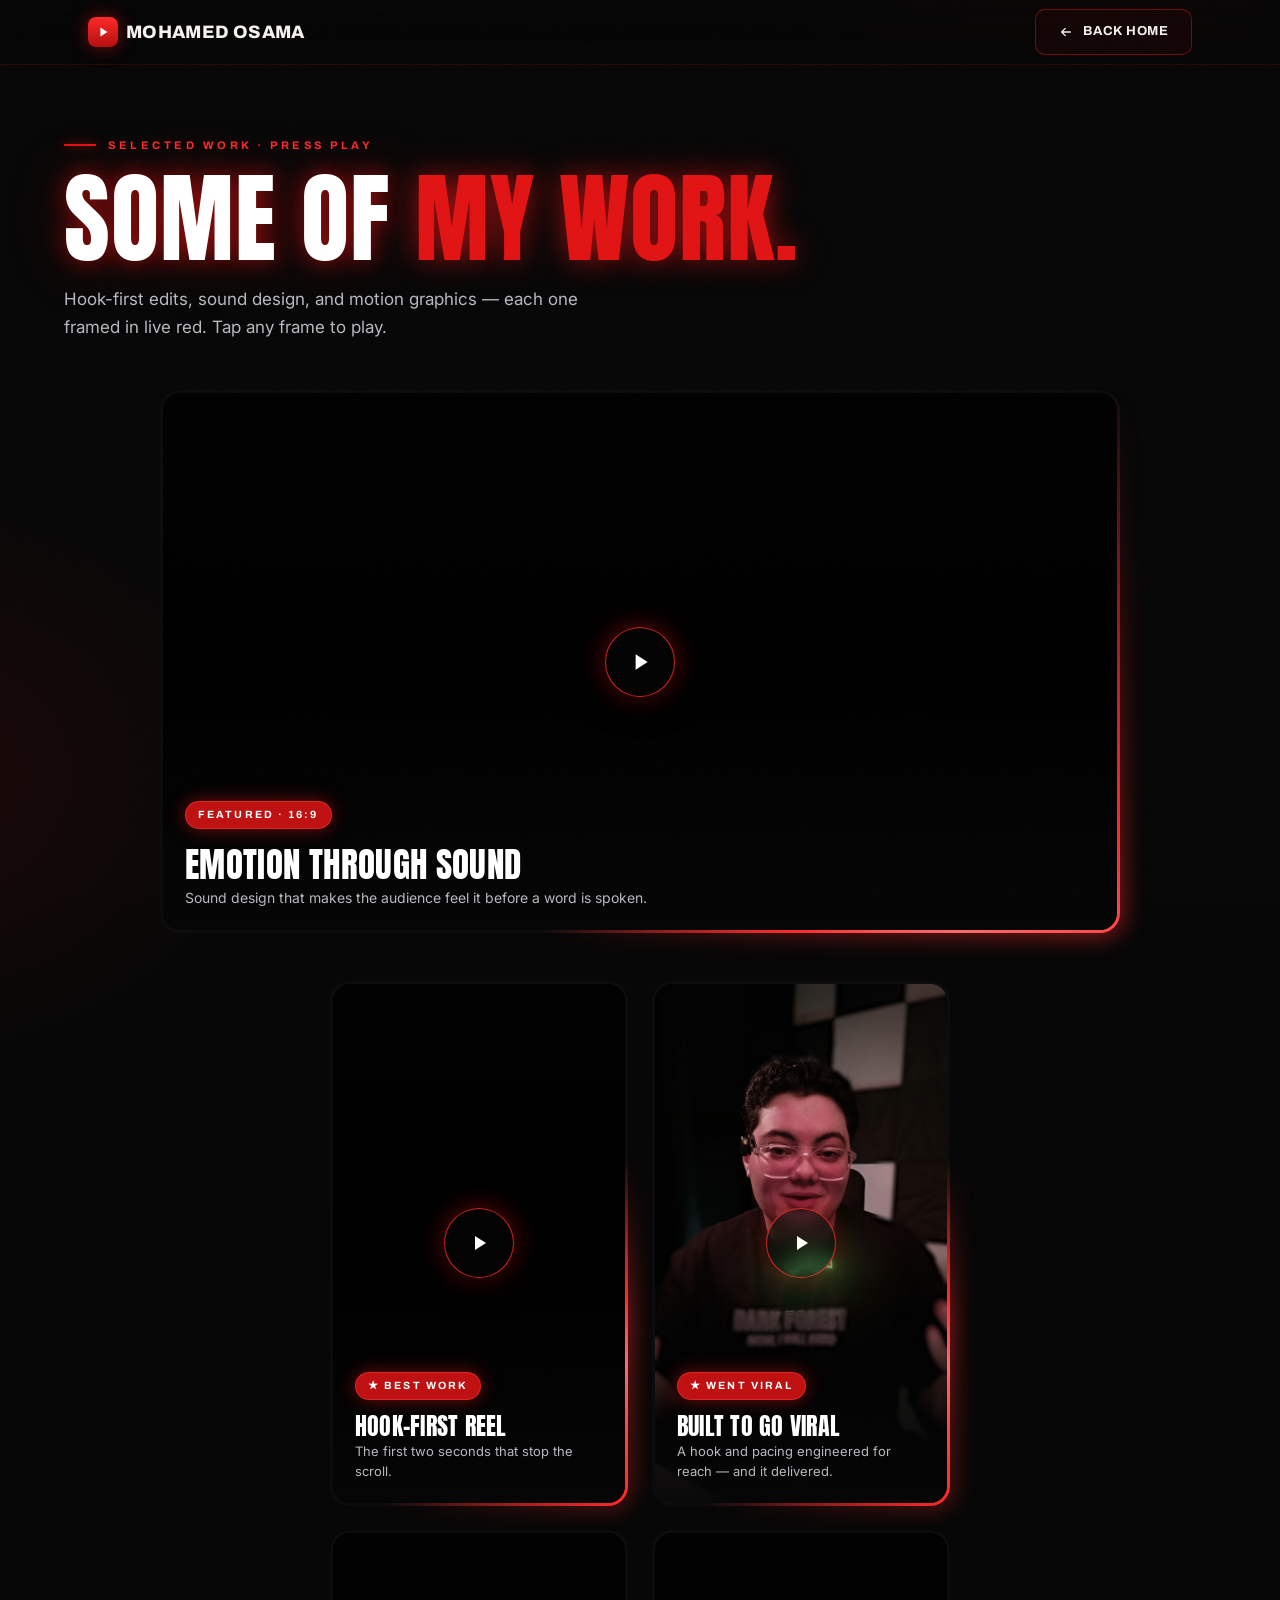
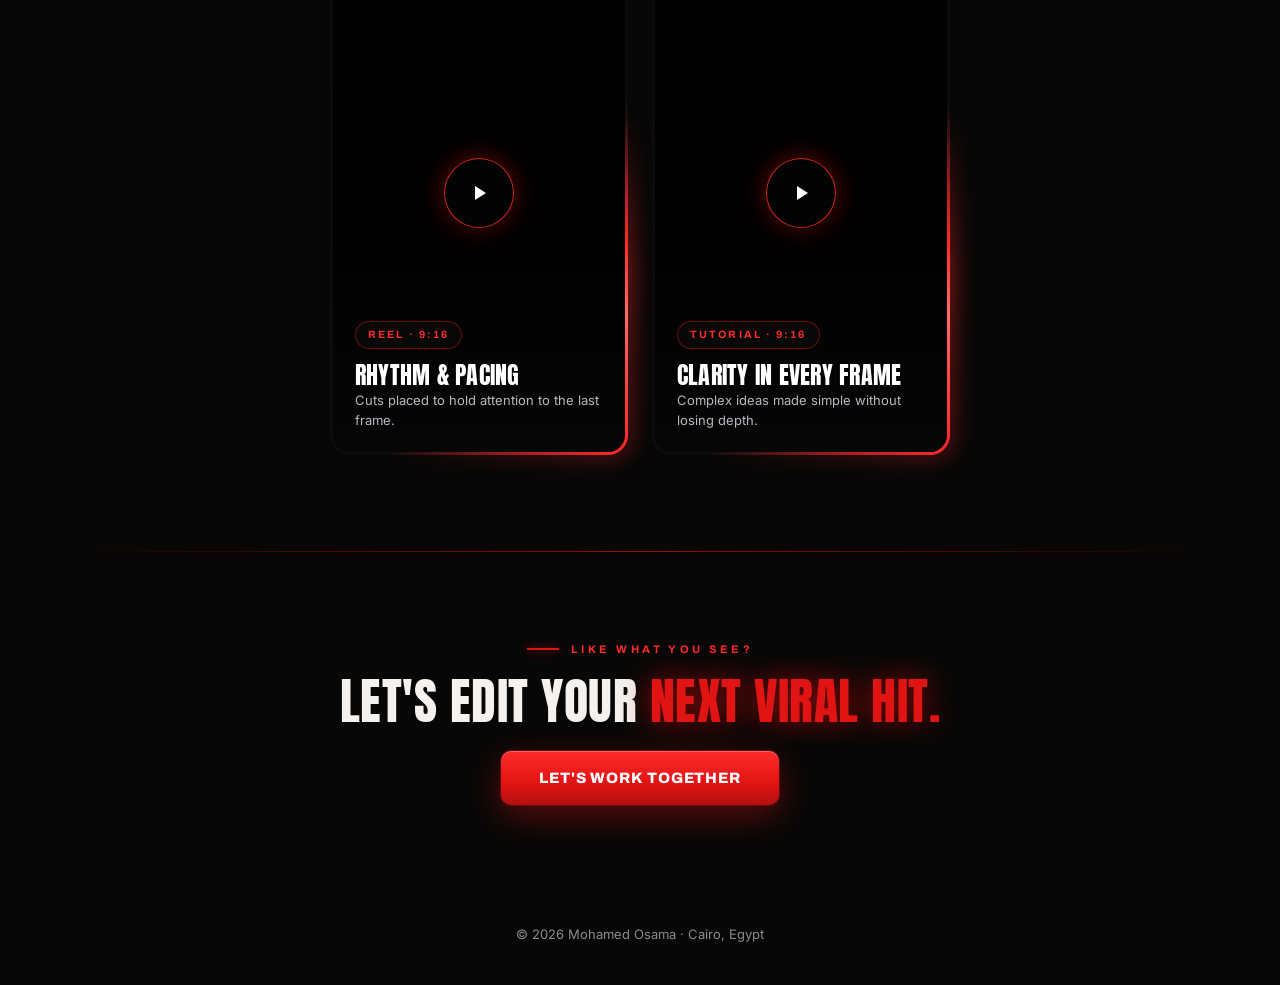
<file: videos.html>
<!DOCTYPE html>
<html lang="en" class="scroll-smooth">
<head>
  <meta charset="UTF-8" />
  <meta name="viewport" content="width=device-width, initial-scale=1.0" />
  <title>Some Of My Work — Mohamed Osama</title>
  <meta name="description" content="Selected work by Mohamed Osama — hook-first reels, sound design, and motion graphics. Cairo." />
  <!-- Self-hosted Tailwind (same origin) — no render-blocking external CDN that hung on mobile -->
  <style id="tw">*,:after,:before{--tw-border-spacing-x:0;--tw-border-spacing-y:0;--tw-translate-x:0;--tw-translate-y:0;--tw-rotate:0;--tw-skew-x:0;--tw-skew-y:0;--tw-scale-x:1;--tw-scale-y:1;--tw-pan-x: ;--tw-pan-y: ;--tw-pinch-zoom: ;--tw-scroll-snap-strictness:proximity;--tw-gradient-from-position: ;--tw-gradient-via-position: ;--tw-gradient-to-position: ;--tw-ordinal: ;--tw-slashed-zero: ;--tw-numeric-figure: ;--tw-numeric-spacing: ;--tw-numeric-fraction: ;--tw-ring-inset: ;--tw-ring-offset-width:0px;--tw-ring-offset-color:#fff;--tw-ring-color:rgba(59,130,246,.5);--tw-ring-offset-shadow:0 0 #0000;--tw-ring-shadow:0 0 #0000;--tw-shadow:0 0 #0000;--tw-shadow-colored:0 0 #0000;--tw-blur: ;--tw-brightness: ;--tw-contrast: ;--tw-grayscale: ;--tw-hue-rotate: ;--tw-invert: ;--tw-saturate: ;--tw-sepia: ;--tw-drop-shadow: ;--tw-backdrop-blur: ;--tw-backdrop-brightness: ;--tw-backdrop-contrast: ;--tw-backdrop-grayscale: ;--tw-backdrop-hue-rotate: ;--tw-backdrop-invert: ;--tw-backdrop-opacity: ;--tw-backdrop-saturate: ;--tw-backdrop-sepia: ;--tw-contain-size: ;--tw-contain-layout: ;--tw-contain-paint: ;--tw-contain-style: }::backdrop{--tw-border-spacing-x:0;--tw-border-spacing-y:0;--tw-translate-x:0;--tw-translate-y:0;--tw-rotate:0;--tw-skew-x:0;--tw-skew-y:0;--tw-scale-x:1;--tw-scale-y:1;--tw-pan-x: ;--tw-pan-y: ;--tw-pinch-zoom: ;--tw-scroll-snap-strictness:proximity;--tw-gradient-from-position: ;--tw-gradient-via-position: ;--tw-gradient-to-position: ;--tw-ordinal: ;--tw-slashed-zero: ;--tw-numeric-figure: ;--tw-numeric-spacing: ;--tw-numeric-fraction: ;--tw-ring-inset: ;--tw-ring-offset-width:0px;--tw-ring-offset-color:#fff;--tw-ring-color:rgba(59,130,246,.5);--tw-ring-offset-shadow:0 0 #0000;--tw-ring-shadow:0 0 #0000;--tw-shadow:0 0 #0000;--tw-shadow-colored:0 0 #0000;--tw-blur: ;--tw-brightness: ;--tw-contrast: ;--tw-grayscale: ;--tw-hue-rotate: ;--tw-invert: ;--tw-saturate: ;--tw-sepia: ;--tw-drop-shadow: ;--tw-backdrop-blur: ;--tw-backdrop-brightness: ;--tw-backdrop-contrast: ;--tw-backdrop-grayscale: ;--tw-backdrop-hue-rotate: ;--tw-backdrop-invert: ;--tw-backdrop-opacity: ;--tw-backdrop-saturate: ;--tw-backdrop-sepia: ;--tw-contain-size: ;--tw-contain-layout: ;--tw-contain-paint: ;--tw-contain-style: }/*! tailwindcss v3.4.17 | MIT License | https://tailwindcss.com*/*,:after,:before{box-sizing:border-box;border:0 solid #e5e7eb}:after,:before{--tw-content:""}:host,html{line-height:1.5;-webkit-text-size-adjust:100%;-moz-tab-size:4;-o-tab-size:4;tab-size:4;font-family:ui-sans-serif,system-ui,sans-serif,Apple Color Emoji,Segoe UI Emoji,Segoe UI Symbol,Noto Color Emoji;font-feature-settings:normal;font-variation-settings:normal;-webkit-tap-highlight-color:transparent}body{margin:0;line-height:inherit}hr{height:0;color:inherit;border-top-width:1px}abbr:where([title]){-webkit-text-decoration:underline dotted;text-decoration:underline dotted}h1,h2,h3,h4,h5,h6{font-size:inherit;font-weight:inherit}a{color:inherit;text-decoration:inherit}b,strong{font-weight:bolder}code,kbd,pre,samp{font-family:ui-monospace,SFMono-Regular,Menlo,Monaco,Consolas,Liberation Mono,Courier New,monospace;font-feature-settings:normal;font-variation-settings:normal;font-size:1em}small{font-size:80%}sub,sup{font-size:75%;line-height:0;position:relative;vertical-align:baseline}sub{bottom:-.25em}sup{top:-.5em}table{text-indent:0;border-color:inherit;border-collapse:collapse}button,input,optgroup,select,textarea{font-family:inherit;font-feature-settings:inherit;font-variation-settings:inherit;font-size:100%;font-weight:inherit;line-height:inherit;letter-spacing:inherit;color:inherit;margin:0;padding:0}button,select{text-transform:none}button,input:where([type=button]),input:where([type=reset]),input:where([type=submit]){-webkit-appearance:button;background-color:transparent;background-image:none}:-moz-focusring{outline:auto}:-moz-ui-invalid{box-shadow:none}progress{vertical-align:baseline}::-webkit-inner-spin-button,::-webkit-outer-spin-button{height:auto}[type=search]{-webkit-appearance:textfield;outline-offset:-2px}::-webkit-search-decoration{-webkit-appearance:none}::-webkit-file-upload-button{-webkit-appearance:button;font:inherit}summary{display:list-item}blockquote,dd,dl,figure,h1,h2,h3,h4,h5,h6,hr,p,pre{margin:0}fieldset{margin:0}fieldset,legend{padding:0}menu,ol,ul{list-style:none;margin:0;padding:0}dialog{padding:0}textarea{resize:vertical}input::-moz-placeholder,textarea::-moz-placeholder{opacity:1;color:#9ca3af}input::placeholder,textarea::placeholder{opacity:1;color:#9ca3af}[role=button],button{cursor:pointer}:disabled{cursor:default}audio,canvas,embed,iframe,img,object,svg,video{display:block;vertical-align:middle}img,video{max-width:100%;height:auto}[hidden]:where(:not([hidden=until-found])){display:none}.visible{visibility:visible}.static{position:static}.fixed{position:fixed}.relative{position:relative}.left-0{left:0}.right-0{right:0}.top-0{top:0}.z-50{z-index:50}.mx-auto{margin-left:auto;margin-right:auto}.mb-10{margin-bottom:2.5rem}.mb-12{margin-bottom:3rem}.mb-2{margin-bottom:.5rem}.mb-4{margin-bottom:1rem}.mb-5{margin-bottom:1.25rem}.mb-6{margin-bottom:1.5rem}.mb-7{margin-bottom:1.75rem}.mb-9{margin-bottom:2.25rem}.mt-3{margin-top:.75rem}.mt-5{margin-top:1.25rem}.block{display:block}.flex{display:flex}.grid{display:grid}.hidden{display:none}.h-16{height:4rem}.w-full{width:100%}.max-w-2xl{max-width:42rem}.max-w-3xl{max-width:48rem}.max-w-6xl{max-width:72rem}.max-w-md{max-width:28rem}.transform{transform:translate(var(--tw-translate-x),var(--tw-translate-y)) rotate(var(--tw-rotate)) skewX(var(--tw-skew-x)) skewY(var(--tw-skew-y)) scaleX(var(--tw-scale-x)) scaleY(var(--tw-scale-y))}.grid-cols-1{grid-template-columns:repeat(1,minmax(0,1fr))}.flex-col{flex-direction:column}.flex-wrap{flex-wrap:wrap}.items-end{align-items:flex-end}.items-center{align-items:center}.justify-between{justify-content:space-between}.gap-2{gap:.5rem}.gap-4{gap:1rem}.gap-5{gap:1.25rem}.gap-6{gap:1.5rem}.gap-8{gap:2rem}.self-start{align-self:flex-start}.scroll-smooth{scroll-behavior:smooth}.rounded{border-radius:.25rem}.border{border-width:1px}.border-t{border-top-width:1px}.p-1{padding:.25rem}.px-6{padding-left:1.5rem;padding-right:1.5rem}.py-10{padding-top:2.5rem;padding-bottom:2.5rem}.py-20{padding-top:5rem;padding-bottom:5rem}.py-24{padding-top:6rem;padding-bottom:6rem}.py-5{padding-top:1.25rem;padding-bottom:1.25rem}.pb-12{padding-bottom:3rem}.pb-16{padding-bottom:4rem}.pb-24{padding-bottom:6rem}.pt-24{padding-top:6rem}.pt-32{padding-top:8rem}.text-center{text-align:center}.font-ar{font-family:Cairo,sans-serif}.font-display{font-family:Anton,sans-serif}.font-head{font-family:Archivo,sans-serif}.text-lg{font-size:1.125rem;line-height:1.75rem}.text-sm{font-size:.875rem;line-height:1.25rem}.font-bold{font-weight:700}.font-extrabold{font-weight:800}.font-semibold{font-weight:600}.text-ash{--tw-text-opacity:1;color:rgb(138 138 144/var(--tw-text-opacity,1))}.text-bone{--tw-text-opacity:1;color:rgb(244 241 238/var(--tw-text-opacity,1))}.text-smoke{--tw-text-opacity:1;color:rgb(184 184 192/var(--tw-text-opacity,1))}.blur{--tw-blur:blur(8px)}.blur,.grayscale{filter:var(--tw-blur) var(--tw-brightness) var(--tw-contrast) var(--tw-grayscale) var(--tw-hue-rotate) var(--tw-invert) var(--tw-saturate) var(--tw-sepia) var(--tw-drop-shadow)}.grayscale{--tw-grayscale:grayscale(100%)}.filter{filter:var(--tw-blur) var(--tw-brightness) var(--tw-contrast) var(--tw-grayscale) var(--tw-hue-rotate) var(--tw-invert) var(--tw-saturate) var(--tw-sepia) var(--tw-drop-shadow)}.backdrop-filter{-webkit-backdrop-filter:var(--tw-backdrop-blur) var(--tw-backdrop-brightness) var(--tw-backdrop-contrast) var(--tw-backdrop-grayscale) var(--tw-backdrop-hue-rotate) var(--tw-backdrop-invert) var(--tw-backdrop-opacity) var(--tw-backdrop-saturate) var(--tw-backdrop-sepia);backdrop-filter:var(--tw-backdrop-blur) var(--tw-backdrop-brightness) var(--tw-backdrop-contrast) var(--tw-backdrop-grayscale) var(--tw-backdrop-hue-rotate) var(--tw-backdrop-invert) var(--tw-backdrop-opacity) var(--tw-backdrop-saturate) var(--tw-backdrop-sepia)}.transition{transition-property:color,background-color,border-color,text-decoration-color,fill,stroke,opacity,box-shadow,transform,filter,-webkit-backdrop-filter;transition-property:color,background-color,border-color,text-decoration-color,fill,stroke,opacity,box-shadow,transform,filter,backdrop-filter;transition-property:color,background-color,border-color,text-decoration-color,fill,stroke,opacity,box-shadow,transform,filter,backdrop-filter,-webkit-backdrop-filter;transition-timing-function:cubic-bezier(.4,0,.2,1);transition-duration:.15s}.hover\:text-bone:hover{--tw-text-opacity:1;color:rgb(244 241 238/var(--tw-text-opacity,1))}.hover\:text-red:hover{--tw-text-opacity:1;color:rgb(225 20 20/var(--tw-text-opacity,1))}.focus-visible\:outline-none:focus-visible{outline:2px solid transparent;outline-offset:2px}.focus-visible\:ring-2:focus-visible{--tw-ring-offset-shadow:var(--tw-ring-inset) 0 0 0 var(--tw-ring-offset-width) var(--tw-ring-offset-color);--tw-ring-shadow:var(--tw-ring-inset) 0 0 0 calc(2px + var(--tw-ring-offset-width)) var(--tw-ring-color);box-shadow:var(--tw-ring-offset-shadow),var(--tw-ring-shadow),var(--tw-shadow,0 0 #0000)}.focus-visible\:ring-red:focus-visible{--tw-ring-opacity:1;--tw-ring-color:rgb(225 20 20/var(--tw-ring-opacity,1))}@media (min-width:640px){.sm\:grid-cols-2{grid-template-columns:repeat(2,minmax(0,1fr))}}@media (min-width:768px){.md\:col-span-3{grid-column:span 3/span 3}.md\:block{display:block}.md\:flex{display:flex}.md\:hidden{display:none}.md\:grid-cols-3{grid-template-columns:repeat(3,minmax(0,1fr))}}</style>
  <link rel="preconnect" href="https://fonts.googleapis.com" />
  <link rel="preconnect" href="https://fonts.gstatic.com" crossorigin />
  <!-- Fonts load non-blocking; system fonts show instantly if Google is slow/blocked -->
  <link rel="stylesheet" href="https://fonts.googleapis.com/css2?family=Anton&family=Archivo:wght@400;500;600;700;800;900&family=Inter:wght@300;400;500;600;700&display=swap" media="print" onload="this.media='all'" />
  <noscript><link rel="stylesheet" href="https://fonts.googleapis.com/css2?family=Anton&family=Archivo:wght@400;500;600;700;800;900&family=Inter:wght@300;400;500;600;700&display=swap" /></noscript>

  <style>
    :root { --spring: cubic-bezier(0.34,1.56,0.64,1); --ease: cubic-bezier(0.22,1,0.36,1); }
    @property --ang { syntax:'<angle>'; initial-value:0deg; inherits:false; }
    *, *::before, *::after { box-sizing: border-box; margin: 0; padding: 0; }
    html { font-size: 16px; }
    body {
      background:
        radial-gradient(ellipse 900px 600px at 85% -10%, rgba(225,20,20,0.16) 0%, transparent 56%),
        radial-gradient(ellipse 700px 540px at -8% 30%, rgba(225,20,20,0.10) 0%, transparent 54%),
        #070707;
      color: #F4F1EE; font-family:'Inter',sans-serif; overflow-x: hidden;
    }
    ::selection { background: rgba(225,20,20,0.5); color: #fff; }
    body::after {
      content:''; position: fixed; inset:0; z-index: 9999; pointer-events:none; mix-blend-mode: overlay; opacity:.5;
      background-image: url("data:image/svg+xml,%3Csvg xmlns='http://www.w3.org/2000/svg' width='300' height='300'%3E%3Cfilter id='n'%3E%3CfeTurbulence type='fractalNoise' baseFrequency='0.82' numOctaves='4' stitchTiles='stitch'/%3E%3C/filter%3E%3Crect width='300' height='300' filter='url(%23n)' opacity='0.045'/%3E%3C/svg%3E");
    }
    ::-webkit-scrollbar { width: 5px; }
    ::-webkit-scrollbar-track { background: #070707; }
    ::-webkit-scrollbar-thumb { background: #8E0B0B; border-radius: 3px; }
    ::-webkit-scrollbar-thumb:hover { background: #E11414; }

    .font-display { font-family:'Anton',sans-serif; letter-spacing:0.01em; }
    .font-head { font-family:'Archivo',sans-serif; }

    .nav-glass {
      backdrop-filter: blur(20px) saturate(150%); -webkit-backdrop-filter: blur(20px) saturate(150%);
      background: rgba(7,7,7,0.55); border-bottom: 1px solid rgba(225,20,20,0.18);
    }
    .tag { display:inline-flex; align-items:center; gap:12px; font-size:11px; letter-spacing:0.32em; text-transform:uppercase; color:#FF2A2A; font-weight:700; font-family:'Archivo',sans-serif; }
    .tag::before { content:''; width:32px; height:2px; background:#E11414; box-shadow:0 0 10px rgba(225,20,20,0.8); }
    .red-fill { color:#E11414; text-shadow: 0 0 30px rgba(225,20,20,0.7); }
    .red-glow-text { color:#fff; text-shadow: 0 0 22px rgba(225,20,20,0.55), 0 0 60px rgba(225,20,20,0.3); }

    .btn-red { display:inline-flex; align-items:center; gap:10px; padding:13px 26px; border-radius:10px;
      background: linear-gradient(180deg,#FF2A2A 0%,#E11414 60%,#B30F0F 100%); color:#fff; font-weight:800; font-size:13px;
      font-family:'Archivo',sans-serif; text-transform:uppercase; letter-spacing:0.06em;
      box-shadow: 0 1px 0 rgba(255,255,255,0.25) inset, 0 10px 34px rgba(225,20,20,0.4), 0 0 0 1px rgba(225,20,20,0.3);
      transition: transform .25s var(--spring), box-shadow .25s var(--ease); }
    .btn-red:hover { transform: translateY(-2px); box-shadow: 0 1px 0 rgba(255,255,255,0.35) inset, 0 16px 46px rgba(225,20,20,0.6), 0 0 30px rgba(225,20,20,0.4); }
    .btn-red:active { transform: translateY(0) scale(0.98); }

    .btn-ghost { display:inline-flex; align-items:center; gap:9px; padding:12px 22px; border-radius:10px;
      border:1.5px solid rgba(225,20,20,0.45); color:#F4F1EE; font-weight:700; font-size:13px; background:rgba(225,20,20,0.05);
      font-family:'Archivo',sans-serif; text-transform:uppercase; letter-spacing:0.06em;
      transition: transform .25s var(--spring), border-color .25s var(--ease), background .25s var(--ease); }
    .btn-ghost:hover { transform: translateY(-2px); border-color:#E11414; background:rgba(225,20,20,0.12); }

    .chip { display:inline-block; font-size:10.5px; letter-spacing:0.2em; text-transform:uppercase; color:#fff; font-weight:700; font-family:'Archivo',sans-serif;
      background: rgba(225,20,20,0.85); border:1px solid rgba(255,60,60,0.5); padding:5px 12px; border-radius:999px; box-shadow:0 0 18px rgba(225,20,20,0.5); }
    .chip.ghost { background: rgba(12,12,14,0.7); border:1px solid rgba(225,20,20,0.45); color:#FF2A2A; box-shadow:none; }

    /* ════ ANIMATED RED GLOWING VIDEO FRAME ════ */
    @keyframes rotateAng { to { --ang: 360deg; } }
    .glow-frame {
      position:relative; border-radius:20px; padding:3px; background:#0C0C0E;
      isolation:isolate;
    }
    /* the traveling red light around the edge — paused until the frame is on-screen (perf) */
    .glow-frame::before {
      content:''; position:absolute; inset:0; border-radius:inherit; z-index:-1; padding:0;
      background: conic-gradient(from var(--ang),
        rgba(225,20,20,0) 0deg, rgba(225,20,20,0) 60deg,
        #FF2A2A 110deg, #FF6B6B 130deg, #FF2A2A 150deg,
        rgba(225,20,20,0) 200deg, rgba(225,20,20,0) 360deg);
      animation: rotateAng 5s linear infinite; animation-play-state: paused;
    }
    /* soft blurred glow halo (same rotation) */
    .glow-frame::after {
      content:''; position:absolute; inset:-5px; border-radius:24px; z-index:-2;
      background: conic-gradient(from var(--ang),
        rgba(225,20,20,0) 0deg, rgba(225,20,20,0) 60deg,
        rgba(255,42,42,0.85) 120deg, rgba(225,20,20,0) 200deg, rgba(225,20,20,0) 360deg);
      filter: blur(11px); opacity:.55;
      animation: rotateAng 5s linear infinite; animation-play-state: paused;
    }
    /* only animate frames currently in the viewport */
    .glow-frame.in-view::before, .glow-frame.in-view::after { animation-play-state: running; }
    .glow-frame:hover::before, .glow-frame:hover::after { animation-duration: 3s; }
    .glow-inner { position:relative; border-radius:17px; overflow:hidden; background:#000; }
    .glow-inner video { display:block; width:100%; height:100%; object-fit:cover; background:#000; }

    .play-orb { position:absolute; top:50%; left:50%; z-index:4; transform: translate(-50%,-50%);
      width:70px; height:70px; border-radius:50%; display:flex; align-items:center; justify-content:center; cursor:pointer;
      background: rgba(7,7,7,0.55); backdrop-filter: blur(8px); border:1.5px solid rgba(255,42,42,0.8);
      box-shadow: 0 8px 30px rgba(0,0,0,0.6), 0 0 26px rgba(225,20,20,0.5); transition: transform .35s var(--spring), background .3s var(--ease), opacity .3s var(--ease); }
    .glow-frame:hover .play-orb { transform: translate(-50%,-50%) scale(1.1); background: rgba(225,20,20,0.92); }
    .play-orb.hide { opacity:0; pointer-events:none; }
    .vid-scrim { position:absolute; inset:0; z-index:3; pointer-events:none; transition:opacity .3s var(--ease);
      background: linear-gradient(to top, rgba(7,7,7,0.85) 0%, transparent 45%, rgba(7,7,7,0.25) 100%); }
    .vid-scrim.hide { opacity:0; }
    .vid-meta { position:absolute; left:0; right:0; bottom:0; z-index:4; padding:22px; transition:opacity .3s var(--ease); pointer-events:none; }
    .vid-meta.hide { opacity:0; }

    .strip { height:1px; border:none; max-width:1100px; margin:0 auto;
      background: linear-gradient(90deg, transparent 0%, rgba(225,20,20,0.65) 50%, transparent 100%);
      box-shadow: 0 0 14px rgba(225,20,20,0.35); }

    .reveal { opacity:0; transform: translateY(28px); transition: opacity .7s var(--ease), transform .7s var(--spring); }
    .reveal.visible { opacity:1; transform: translateY(0); }
    @keyframes fadeUp { from{opacity:0;transform:translateY(30px)} to{opacity:1;transform:translateY(0)} }
    .fade-up { animation: fadeUp .9s var(--spring) both; }
    .d1{animation-delay:.1s}.d2{animation-delay:.24s}.d3{animation-delay:.38s}

    /* mobile: static red border (no animated conic / blur halo) → smooth, no GPU hang */
    @media (max-width:768px){
      /* render safety: real phone GPUs choke on the full-screen feTurbulence film grain
         + nav backdrop blur, which blanked the page to black. Drop them on phones. */
      body::after{ display:none!important; }
      .nav-glass{ backdrop-filter:none!important; -webkit-backdrop-filter:none!important; background:rgba(7,7,7,0.94)!important; }
      .glow-frame::before{ background:#E11414!important; animation:none!important; }
      .glow-frame::after{ display:none!important; }
      .font-display{ line-height:1.04!important; }
      /* smaller overlay text on phones so it doesn't cover the play button */
      .vid-meta{ padding:14px!important; }
      .vid-meta .font-display{ font-size:1.1rem!important; }
      .vid-meta p{ font-size:11.5px!important; line-height:1.4!important; margin-top:3px!important; }
      .vid-meta .chip{ font-size:9px!important; padding:3px 8px!important; margin-bottom:6px!important; }
      .play-orb{ width:54px!important; height:54px!important; }
      /* featured 16:9 video goes edge-to-edge on phones so it's as big as possible (others unchanged) */
      .glow-frame.featured{ max-width:none!important; margin-left:-24px!important; margin-right:-24px!important; border-radius:4px; }
      .glow-frame.featured .glow-inner{ border-radius:2px; }
      .glow-frame.featured .vid-meta .font-display{ font-size:1.25rem!important; }
    }
    @media (prefers-reduced-motion: reduce){ *{animation:none!important;transition:none!important} .reveal{opacity:1!important;transform:none!important} .glow-frame::before,.glow-frame::after{animation:none!important} }
  </style>
</head>

<body>

  <!-- ════════ NAV ════════ -->
  <nav class="fixed top-0 left-0 right-0 z-50 nav-glass">
    <div class="max-w-6xl mx-auto px-6 h-16 flex items-center justify-between">
      <a href="index.html" class="font-head text-lg font-extrabold text-bone hover:text-red flex items-center gap-2" style="letter-spacing:0.02em;transition:color .25s var(--ease);">
        <span style="display:inline-flex;width:30px;height:30px;border-radius:8px;background:linear-gradient(180deg,#FF2A2A,#B30F0F);align-items:center;justify-content:center;box-shadow:0 0 18px rgba(225,20,20,0.5);">
          <svg width="14" height="14" viewBox="0 0 22 22" fill="none"><path d="M7 4L18 11L7 18V4Z" fill="#fff"/></svg>
        </span>
        MOHAMED OSAMA
      </a>
      <a href="index.html" class="btn-ghost">
        <svg width="16" height="16" viewBox="0 0 22 22" fill="none"><path d="M17 11H5M10 6l-5 5 5 5" stroke="currentColor" stroke-width="1.8" stroke-linecap="round" stroke-linejoin="round"/></svg>
        Back Home
      </a>
    </div>
  </nav>

  <!-- ════════ HEADER ════════ -->
  <header class="px-6 pt-32 pb-12">
    <div class="max-w-6xl mx-auto">
      <p class="fade-up d1 tag mb-5">Selected Work · Press Play</p>
      <h1 class="fade-up d2 font-display" style="font-size:clamp(2.6rem,9vw,6.2rem);line-height:0.92;text-transform:uppercase;">
        <span class="red-glow-text">Some Of </span><span class="red-fill">My Work.</span>
      </h1>
      <p class="fade-up d3 text-smoke mt-5" style="font-size:clamp(15px,2vw,17px);max-width:520px;line-height:1.7;">
        Hook-first edits, sound design, and motion graphics — each one framed in live red. Tap any frame to play.
      </p>
    </div>
  </header>

  <!-- ════════ VIDEO GRID ════════ -->
  <main class="px-6 pb-24">
    <div class="max-w-6xl mx-auto">

      <!-- Featured 16:9 -->
      <div class="reveal mb-12">
        <div class="glow-frame featured" style="max-width:960px;margin-inline:auto;">
          <div class="glow-inner" style="aspect-ratio:16/9;">
            <video class="reel-vid" data-preview="https://res.cloudinary.com/dujeejgez/video/upload/q_auto:eco,f_auto,w_640/portfolio/own-sound-design.mp4" data-full="https://res.cloudinary.com/dujeejgez/video/upload/q_auto,w_1280/portfolio/own-sound-design.mp4" poster="https://res.cloudinary.com/dujeejgez/video/upload/so_2,w_1400,q_auto/portfolio/own-sound-design.jpg" muted loop playsinline preload="none"></video>
            <div class="vid-scrim"></div>
            <div class="play-orb"><svg width="24" height="24" viewBox="0 0 22 22" fill="none"><path d="M7 4L18 11L7 18V4Z" fill="#fff"/></svg></div>
            <div class="vid-meta">
              <span class="chip" style="margin-bottom:10px;display:inline-block;">Featured · 16:9</span>
              <p class="font-display" style="font-size:clamp(1.4rem,3vw,2.2rem);text-transform:uppercase;color:#fff;line-height:1;margin-top:8px;">Emotion Through Sound</p>
              <p class="text-smoke" style="font-size:14px;margin-top:5px;">Sound design that makes the audience feel it before a word is spoken.</p>
            </div>
          </div>
        </div>
      </div>

      <!-- 4 portrait 9:16 — 2×2 grid (width-capped so reels stay phone-sized, not full-screen) -->
      <div class="grid grid-cols-1 sm:grid-cols-2 gap-6 reveal" style="max-width:620px;margin-inline:auto;">

        <div class="glow-frame">
          <div class="glow-inner" style="aspect-ratio:9/16;">
            <video class="reel-vid" data-preview="https://res.cloudinary.com/dujeejgez/video/upload/q_auto:eco,f_auto,w_480/portfolio/best-video.mp4" data-full="https://res.cloudinary.com/dujeejgez/video/upload/q_auto,w_720/portfolio/best-video.mp4" poster="https://res.cloudinary.com/dujeejgez/video/upload/so_2,w_700,q_auto/portfolio/best-video.jpg" muted loop playsinline preload="none"></video>
            <div class="vid-scrim"></div>
            <div class="play-orb"><svg width="22" height="22" viewBox="0 0 22 22" fill="none"><path d="M7 4L18 11L7 18V4Z" fill="#fff"/></svg></div>
            <div class="vid-meta">
              <span class="chip" style="margin-bottom:8px;display:inline-block;">★ Best Work</span>
              <p class="font-display" style="font-size:1.5rem;text-transform:uppercase;color:#fff;line-height:1;margin-top:6px;">Hook-First Reel</p>
              <p class="text-smoke" style="font-size:13px;margin-top:4px;">The first two seconds that stop the scroll.</p>
            </div>
          </div>
        </div>

        <div class="glow-frame">
          <div class="glow-inner" style="aspect-ratio:9/16;">
            <video class="reel-vid" data-preview="media/fares-viral-preview.mp4" data-full="media/fares-viral-full.mp4" poster="media/fares-viral-poster.jpg" muted loop playsinline preload="none"></video>
            <div class="vid-scrim"></div>
            <div class="play-orb"><svg width="22" height="22" viewBox="0 0 22 22" fill="none"><path d="M7 4L18 11L7 18V4Z" fill="#fff"/></svg></div>
            <div class="vid-meta">
              <span class="chip" style="margin-bottom:8px;display:inline-block;">★ Went Viral</span>
              <p class="font-display" style="font-size:1.5rem;text-transform:uppercase;color:#fff;line-height:1;margin-top:6px;">Built To Go Viral</p>
              <p class="text-smoke" style="font-size:13px;margin-top:4px;">A hook and pacing engineered for reach — and it delivered.</p>
            </div>
          </div>
        </div>

        <div class="glow-frame">
          <div class="glow-inner" style="aspect-ratio:9/16;">
            <video class="reel-vid" data-preview="https://res.cloudinary.com/dujeejgez/video/upload/q_auto:eco,f_auto,w_480/portfolio/fourth-reel.mp4" data-full="https://res.cloudinary.com/dujeejgez/video/upload/q_auto,w_720/portfolio/fourth-reel.mp4" poster="https://res.cloudinary.com/dujeejgez/video/upload/so_2,w_700,q_auto/portfolio/fourth-reel.jpg" muted loop playsinline preload="none"></video>
            <div class="vid-scrim"></div>
            <div class="play-orb"><svg width="22" height="22" viewBox="0 0 22 22" fill="none"><path d="M7 4L18 11L7 18V4Z" fill="#fff"/></svg></div>
            <div class="vid-meta">
              <span class="chip ghost" style="margin-bottom:8px;display:inline-block;">Reel · 9:16</span>
              <p class="font-display" style="font-size:1.5rem;text-transform:uppercase;color:#fff;line-height:1;margin-top:6px;">Rhythm &amp; Pacing</p>
              <p class="text-smoke" style="font-size:13px;margin-top:4px;">Cuts placed to hold attention to the last frame.</p>
            </div>
          </div>
        </div>

        <div class="glow-frame">
          <div class="glow-inner" style="aspect-ratio:9/16;">
            <video class="reel-vid" data-preview="https://res.cloudinary.com/dujeejgez/video/upload/q_auto:eco,f_auto,w_480/portfolio/tutorial.mp4" data-full="https://res.cloudinary.com/dujeejgez/video/upload/q_auto,w_720/portfolio/tutorial.mp4" poster="https://res.cloudinary.com/dujeejgez/video/upload/so_2,w_700,q_auto/portfolio/tutorial.jpg" muted loop playsinline preload="none"></video>
            <div class="vid-scrim"></div>
            <div class="play-orb"><svg width="22" height="22" viewBox="0 0 22 22" fill="none"><path d="M7 4L18 11L7 18V4Z" fill="#fff"/></svg></div>
            <div class="vid-meta">
              <span class="chip ghost" style="margin-bottom:8px;display:inline-block;">Tutorial · 9:16</span>
              <p class="font-display" style="font-size:1.5rem;text-transform:uppercase;color:#fff;line-height:1;margin-top:6px;">Clarity In Every Frame</p>
              <p class="text-smoke" style="font-size:13px;margin-top:4px;">Complex ideas made simple without losing depth.</p>
            </div>
          </div>
        </div>

      </div>
    </div>
  </main>

  <div class="strip"></div>

  <!-- ════════ CTA ════════ -->
  <section class="py-20 px-6 text-center">
    <div class="max-w-2xl mx-auto reveal">
      <p class="tag mb-5" style="justify-content:center;">Like What You See?</p>
      <h2 class="font-display mb-6" style="font-size:clamp(1.9rem,5.5vw,3.1rem);line-height:1;text-transform:uppercase;">
        <span class="text-bone">Let's edit your </span><span class="red-fill">next viral hit.</span>
      </h2>
      <a href="index.html#contact" class="btn-red" style="font-size:15px;padding:16px 38px;">Let's Work Together</a>
    </div>
  </section>

  <footer class="py-10 px-6 text-center">
    <p class="text-ash" style="font-size:13px;">© 2026 Mohamed Osama · Cairo, Egypt</p>
  </footer>

  <!-- ════════ SCRIPTS ════════ -->
  <script>
    // ── TikTok-style reels: muted previews autoplay in-viewport; tap = full quality + sound.
    //    Only ONE video ever has audio at a time.
    const vids = Array.from(document.querySelectorAll('.reel-vid'));
    const isMobile = window.matchMedia('(max-width:768px)').matches;
    let activeAudio = null;

    function setOverlays(v, show){
      const inner = v.closest('.glow-inner');
      ['.play-orb','.vid-scrim','.vid-meta'].forEach(s=>{
        const el = inner.querySelector(s); if(el) el.classList.toggle('hide', !show);
      });
    }

    // return a video to its silent state. Desktop: looping muted preview. Mobile: stop & show poster (no decode).
    function toSilent(v){
      v.muted = true; v.loop = true; v.controls = false;
      if(isMobile){
        v.pause();
        if(v.getAttribute('src')){ v.removeAttribute('src'); v.load(); } // unload → back to poster, frees the decoder
        v._mode = 'idle';
      } else if(v._mode !== 'preview'){
        v._mode = 'preview';
        v.src = v.dataset.preview; v.load();
        v.play().catch(()=>{});
      }
      setOverlays(v, true);
    }

    // give a video sound + full quality; silence every other video first
    function focusAudio(v){
      vids.forEach(o=>{ if(o!==v) toSilent(o); });
      v._mode = 'full';
      v.src = v.dataset.full; v.load();
      v.muted = false; v.loop = false; v.controls = true;
      v.play().catch(()=>{});
      activeAudio = v;
      setOverlays(v, false);
    }

    vids.forEach(v=>{
      v._mode = null;
      const inner = v.closest('.glow-inner');
      // tap anywhere on the frame to give it sound + full quality (until it's the active full video,
      // after which native controls take over for pause/seek)
      inner.addEventListener('click', ()=>{ if(v._mode!=='full') focusAudio(v); });
      v.addEventListener('ended', ()=>{ if(v===activeAudio){ activeAudio=null; toSilent(v); } });
    });

    if(!isMobile){
      // DESKTOP: muted previews autoplay while in view; drive the border animation
      const io = new IntersectionObserver(entries=>{
        entries.forEach(e=>{
          const v = e.target;
          v.closest('.glow-frame').classList.toggle('in-view', e.isIntersecting);
          if(e.isIntersecting){
            if(!v.getAttribute('src')){ v._mode='preview'; v.src = v.dataset.preview; v.load(); }
            if(v.muted) v.play().catch(()=>{});         // resume silent preview
          } else {
            v.pause();
            if(v===activeAudio){ activeAudio=null; toSilent(v); }
          }
        });
      }, {threshold:0.35});
      vids.forEach(v=>io.observe(v));
    } else {
      // MOBILE: no autoplay (perfectly smooth scrolling). Poster shows; tap to play.
      // Just stop a playing reel once it scrolls off-screen to free the decoder.
      const io = new IntersectionObserver(entries=>{
        entries.forEach(e=>{
          if(!e.isIntersecting && e.target===activeAudio){ activeAudio=null; toSilent(e.target); }
        });
      }, {threshold:0.1});
      vids.forEach(v=>io.observe(v));
    }

    // Scroll reveal
    const ro=new IntersectionObserver(es=>{es.forEach(e=>{if(e.isIntersecting){e.target.classList.add('visible');ro.unobserve(e.target);}});},{threshold:0.08});
    document.querySelectorAll('.reveal').forEach(el=>ro.observe(el));
  </script>
</body>
</html>
</file>
